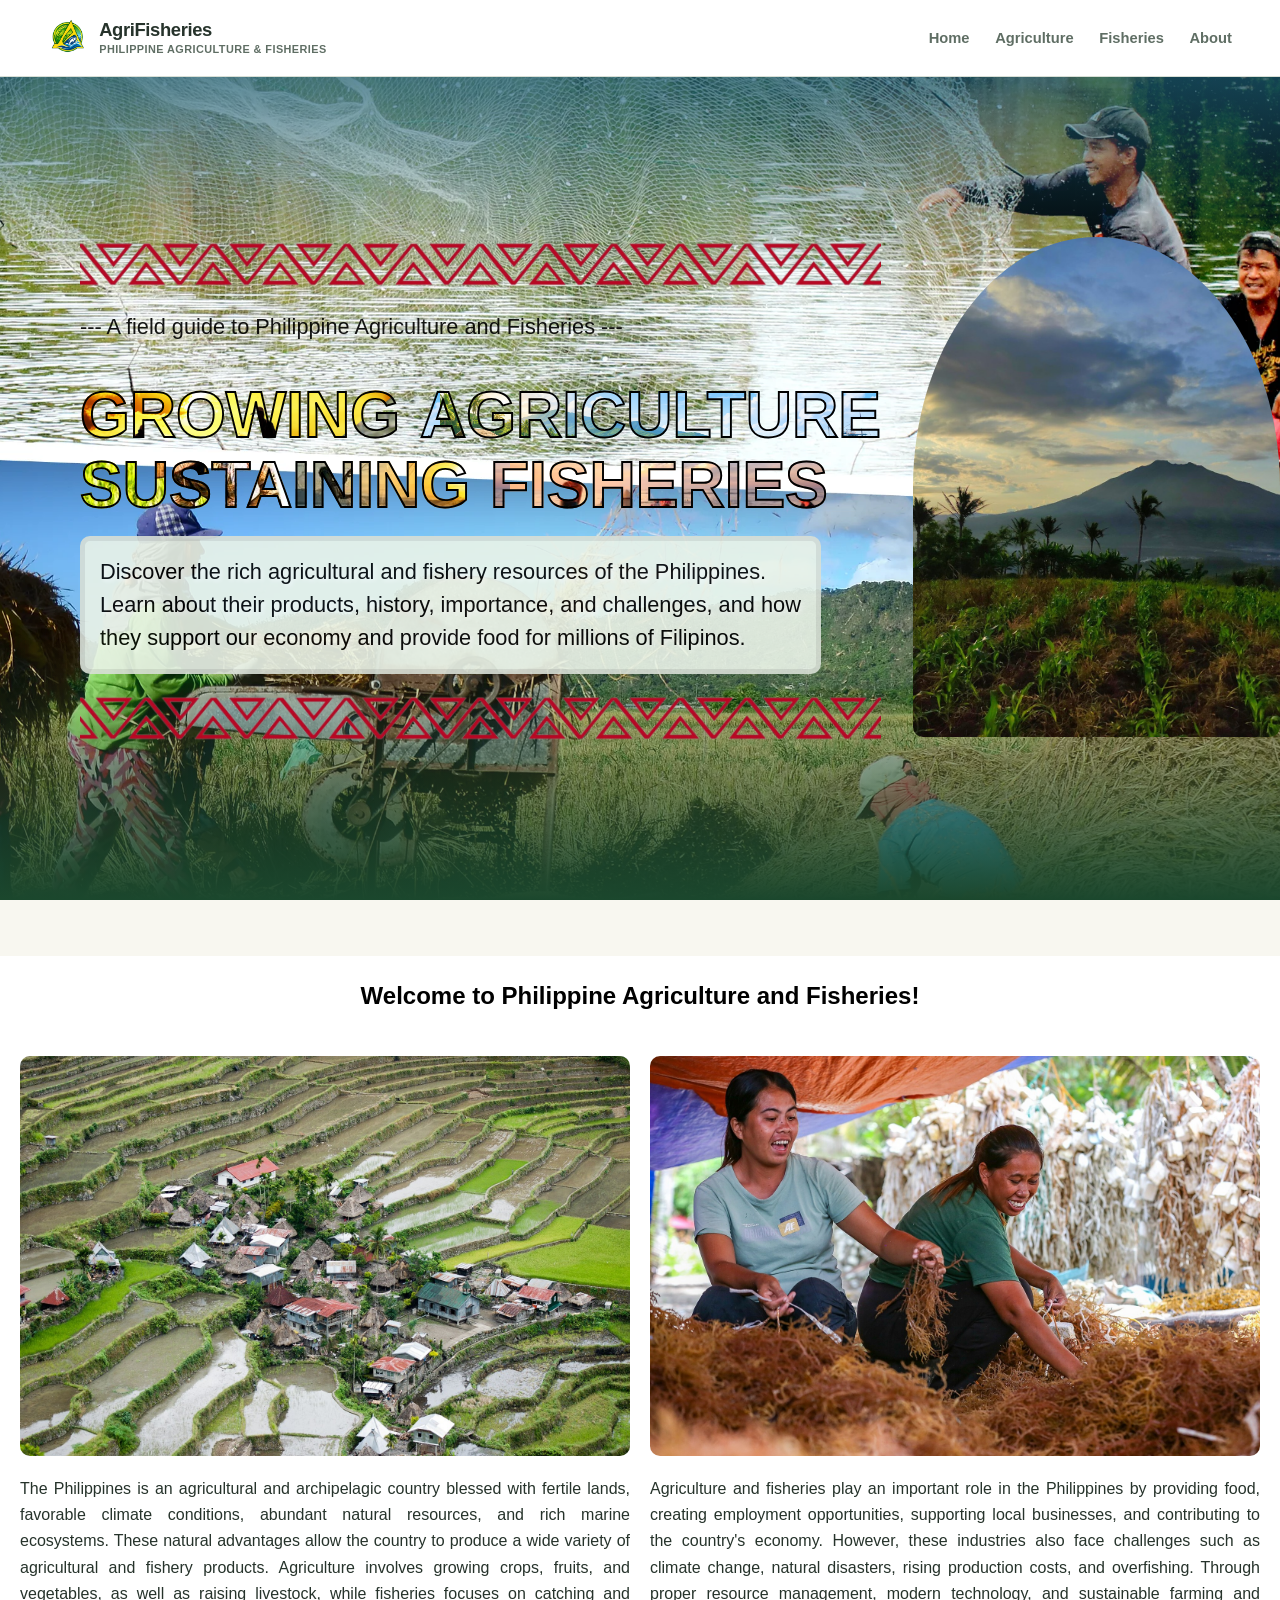
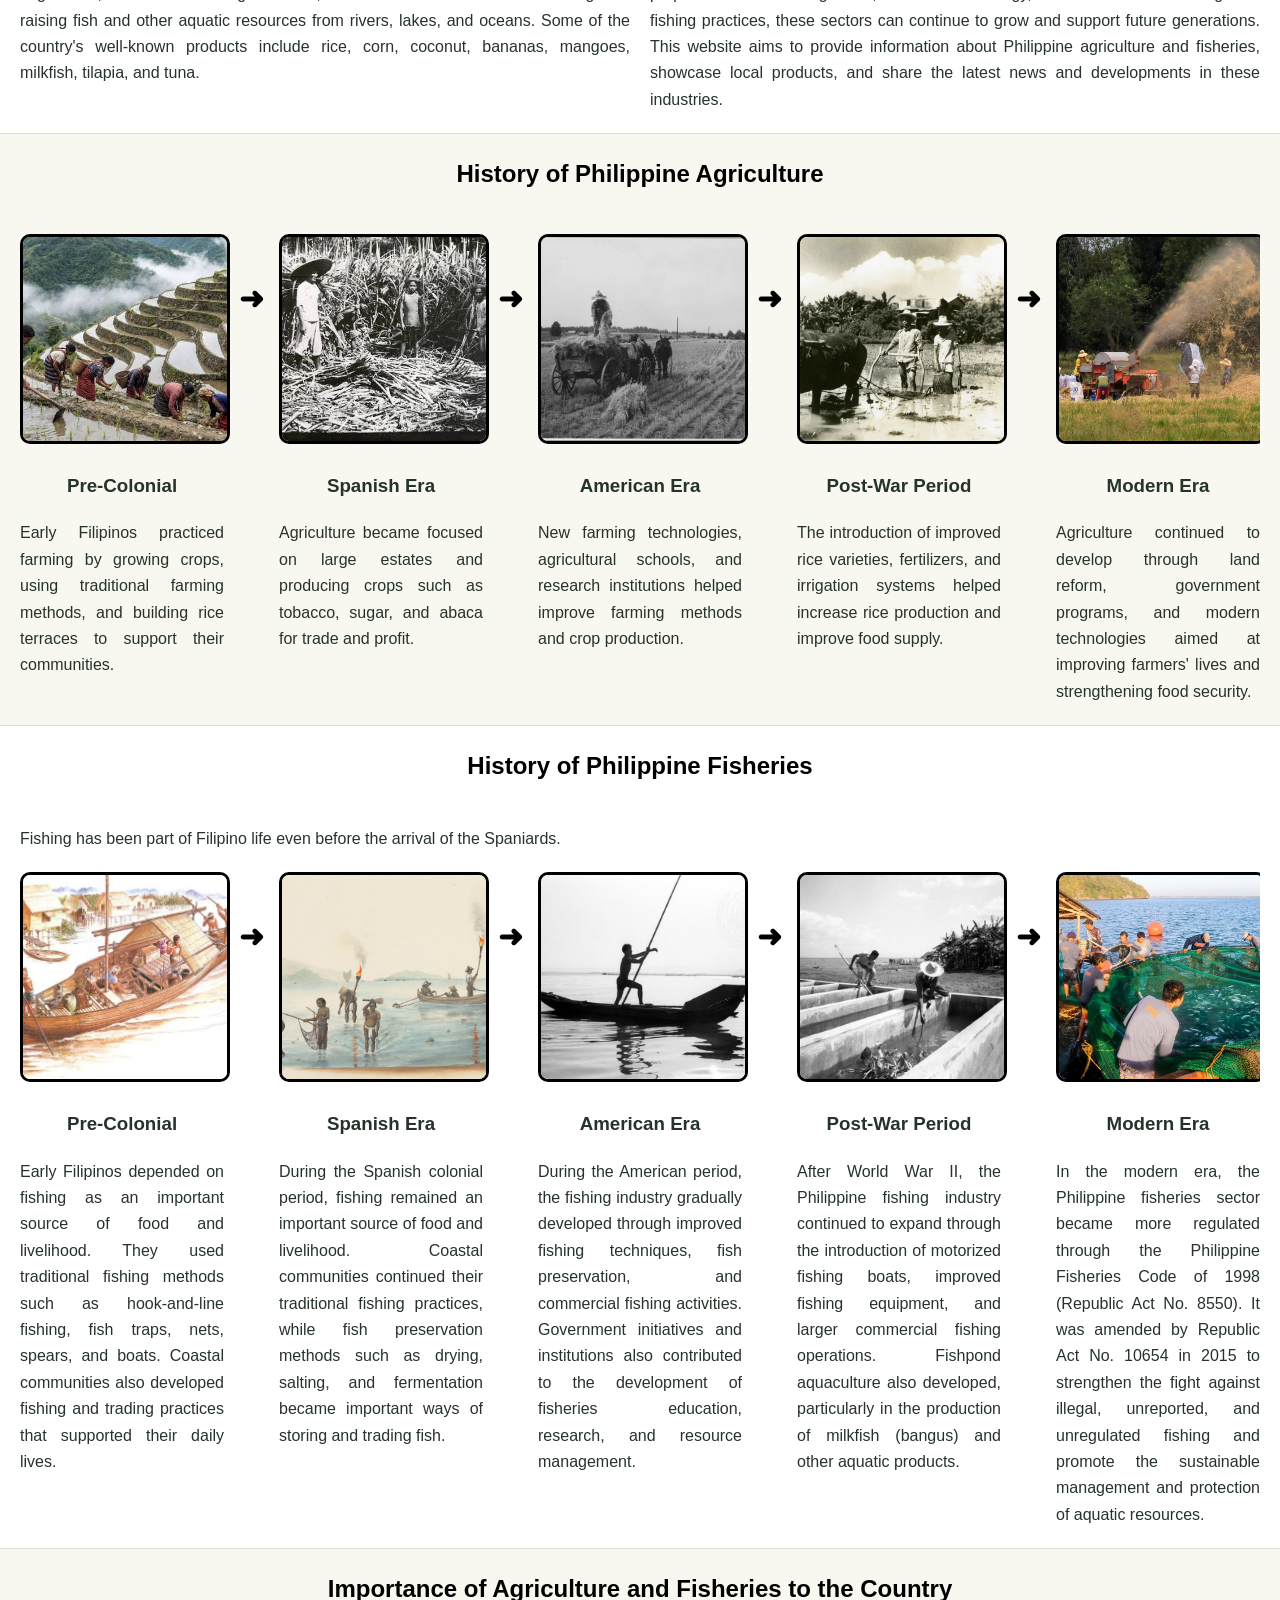
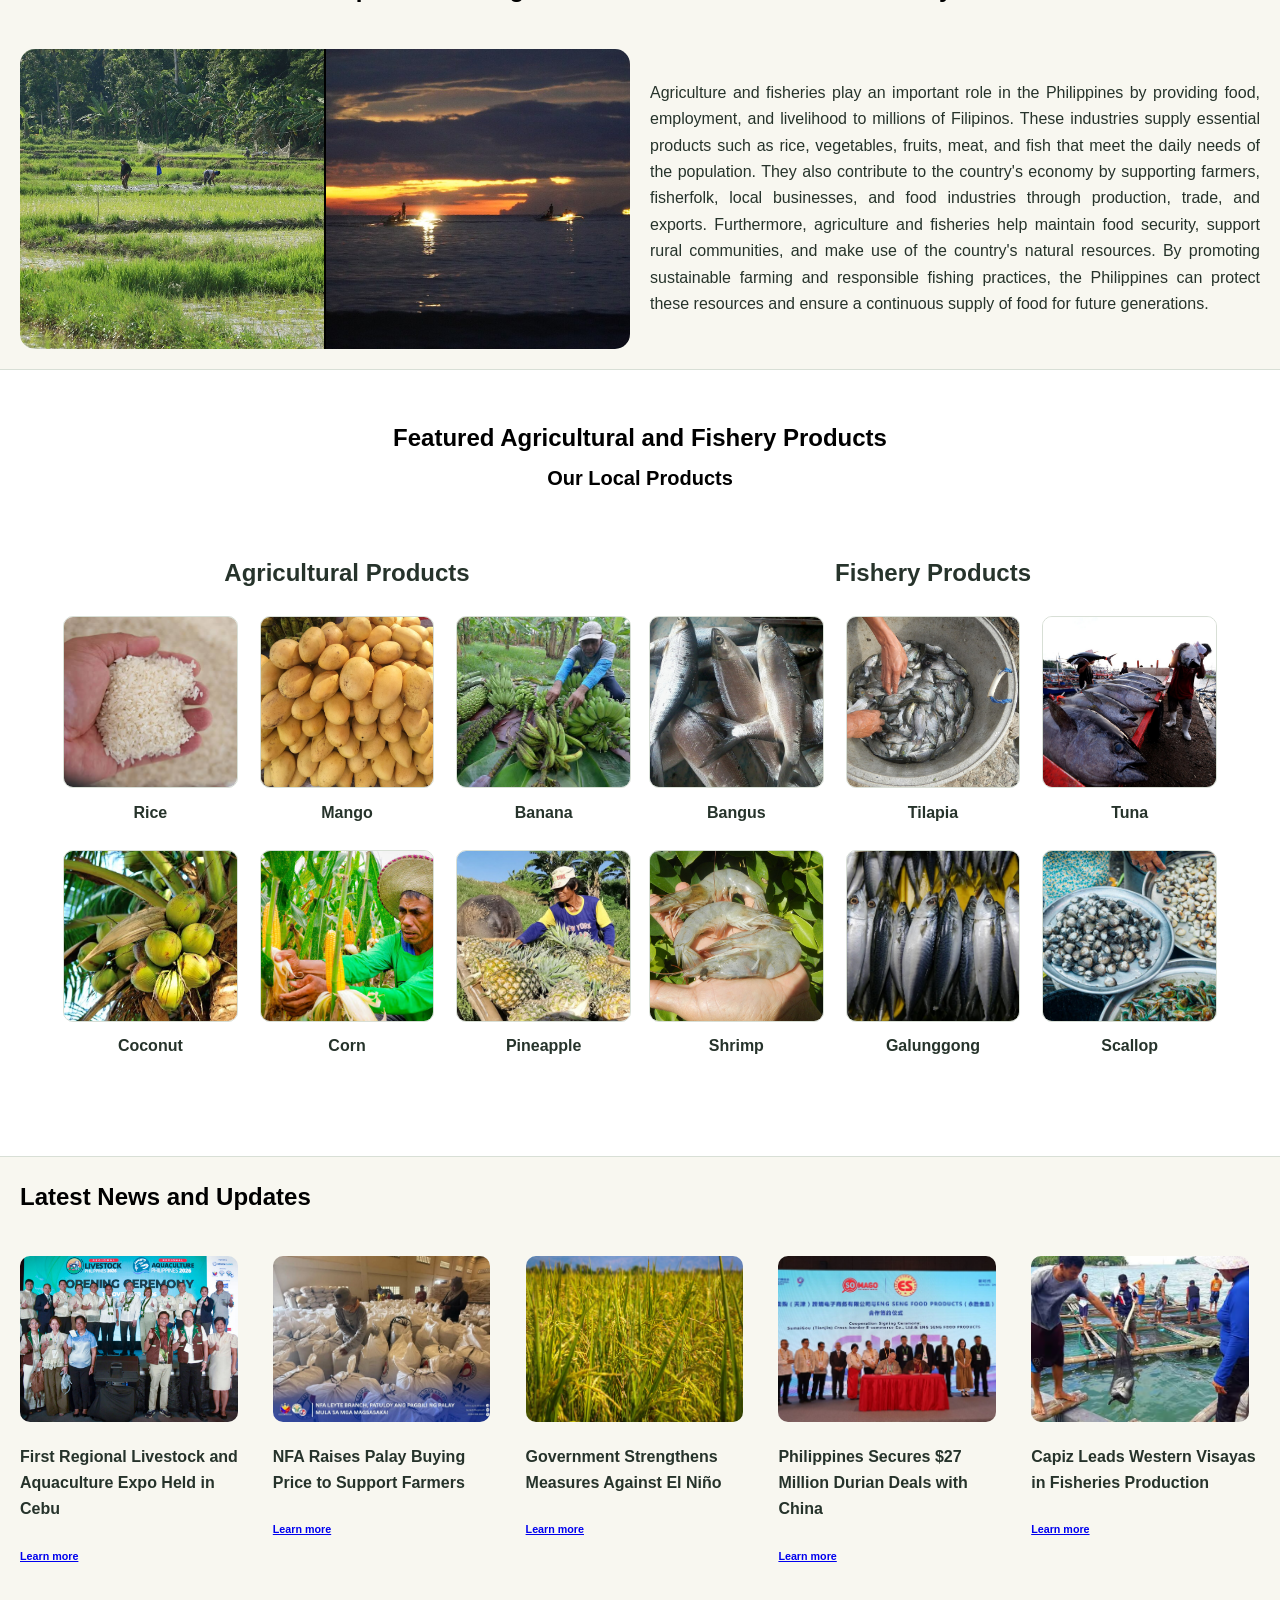
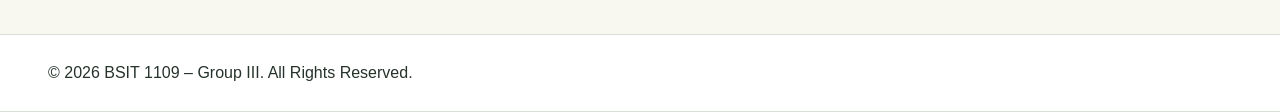
<file: index.html>
<!DOCTYPE html>
<html lang="en">
<head>
    <meta charset="UTF-8">
    <meta name="viewport" content="width=device-width, initial-scale=1.0">
    <title>Agriculture and Fisheries</title>
    <link rel="stylesheet" href="./public/style/style.css">
    <link rel="icon" href="./public/images/Logo.png" type="image/png">
</head>
<body>
    <header class="site-header">
        <div class="container">
            <a class="brand" href="index.html" aria-label="AgriFisheries home">
                <img class="brand-mark" src="./public/images/Logo.png" alt="" width="40" height="40">
                <span>
                  <span class="brand-name">AgriFisheries</span>
                  <span class="brand-subtitle">Philippine Agriculture & Fisheries</span>
                </span>
            </a>
            <nav class="site-nav" id="primary-navigation" aria-label="Primary navigation">
                <ul class="nav-list">
                    <li><a class="nav-link" href="index.html" aria-current="page">Home</a></li>
                    <li><a class="nav-link" href="agriculture.html">Agriculture</a></li>
                    <li><a class="nav-link" href="fisheries.html">Fisheries</a></li>
                    <li><a class="nav-link" href="about.html">About</a></li>
                </ul>
            </nav>
        </div>
    </header> 
    <main>
        <div class="title">
            <div class="top-border"></div>
            <p>--- A field guide to Philippine Agriculture and Fisheries ---</p>
            <h1 class="insidecontain">
                <div class="text-row">
                    <span class="inside first">
                        GROWING
                    </span>
                    <span class="inside second">
                        AGRICULTURE
                    </span>
                </div>
                <div class="text-row">
                    <span class="inside third">
                        SUSTAINING
                    </span>
                    <span class="inside fourth">
                        FISHERIES
                    </span>
                </div>
            </h1>
            <p class="titlebox">
                Discover the rich agricultural and fishery resources of the Philippines.<br>
                Learn about their products, history, importance, and challenges, and how<br>
                they support our economy and provide food for millions of Filipinos.<br>
            </p>
            <div class="top-border"></div>
        </div>
        <div class="title-image">
                <img src="./public/images/door.jpg" atl="door">
        </div>
    </main>
    <section class="split">
        <h1 class="intro">Welcome to Philippine Agriculture and Fisheries!</h1>
        <img src="./public/images/hillhouse.jpg" alt="Agriculture and Fisheries">
        <img src="./public/images/market.jpg" alt="Agriculture and Fisheries">
        <p>
            The Philippines is an agricultural and archipelagic country blessed with fertile lands, favorable climate conditions, abundant natural resources, and rich marine ecosystems. These natural advantages allow the country to produce a wide variety of agricultural and fishery products. Agriculture involves growing crops, fruits, and vegetables, as well as raising livestock, while fisheries focuses on catching and raising fish and other aquatic resources from rivers, lakes, and oceans. Some of the country's well-known products include rice, corn, coconut, bananas, mangoes, milkfish, tilapia, and tuna.
        </p>
        <p>
            Agriculture and fisheries play an important role in the Philippines by providing food, creating employment opportunities, supporting local businesses, and contributing to the country's economy. However, these industries also face challenges such as climate change, natural disasters, rising production costs, and overfishing. Through proper resource management, modern technology, and sustainable farming and fishing practices, these sectors can continue to grow and support future generations. This website aims to provide information about Philippine agriculture and fisheries, showcase local products, and share the latest news and developments in these industries.
        </p>
    </section>
    <section class="nosplit nowhite">
        <h1 class="intro">History of Philippine Agriculture</h1>
        <div class="history">
            <div class="context">
                <img src="./public/images/precolonial.jpeg" alt="Pre-Colonial">
                <h3>Pre-Colonial</h3>
                <p>Early Filipinos practiced farming by growing crops, using traditional farming methods, and building rice terraces to support their communities.</p>
            </div>
            <h1 class="arrow">➜</h1>
            <div class="context">
                <img src="./public/images/spanishEra.jpeg" alt="Spanish Era" >
                <h3>Spanish Era</h3>
                <p>Agriculture became focused on large estates and producing crops such as tobacco, sugar, and abaca for trade and profit.</p>
            </div>
            <h1 class="arrow">➜</h1>
            <div class="context">
                <img src="./public/images/americanEra.jpeg" alt="American Era">
                <h3>American Era</h3>
                <p>New farming technologies, agricultural schools, and research institutions helped improve farming methods and crop production.</p>
            </div>
            <h1 class="arrow">➜</h1>
            <div class="context">
                <img src="./public/images/postwar.jpg" alt="Post-War Period">
                <h3>Post-War Period</h3>
                <p>The introduction of improved rice varieties, fertilizers, and irrigation systems helped increase rice production and improve food supply.</p>
            </div>
            <h1 class="arrow">➜</h1>
            <div class="context">
                <img src="./public/images/modernEra.webp" alt="Modern Era">
                <h3>Modern Era</h3>
                <p>Agriculture continued to develop through land reform, government programs, and modern technologies aimed at improving farmers' lives and strengthening food security.</p>
            </div>
        </div>
    </section>
    <section class="nosplit white">
        <h1 class="intro">History of Philippine Fisheries</h1>
        <p>Fishing has been part of Filipino life even before the arrival of the Spaniards.</p>
        <div class="history">
            <div class="context">
                <img src="./public/images/precolonialfish.jpeg" alt="Pre-Colonial">
                <h3>Pre-Colonial</h3>
                <p>Early Filipinos depended on fishing as an important source of food and livelihood. They used traditional fishing methods such as hook-and-line fishing, fish traps, nets, spears, and boats. Coastal communities also developed fishing and trading practices that supported their daily lives.</p>
            </div>
            <h1 class="arrow">➜</h1>
            <div class="context">
                <img src="./public/images/spanisherafish.jpeg" alt="Spanish Era">
                <h3>Spanish Era</h3>
                <p>During the Spanish colonial period, fishing remained an important source of food and livelihood. Coastal communities continued their traditional fishing practices, while fish preservation methods such as drying, salting, and fermentation became important ways of storing and trading fish.</p>
            </div>
            <h1 class="arrow">➜</h1>
            <div class="context">
                <img src="./public/images/americanErafish.jpeg" alt="American Era">
                <h3>American Era</h3>
                <p>During the American period, the fishing industry gradually developed through improved fishing techniques, fish preservation, and commercial fishing activities. Government initiatives and institutions also contributed to the development of fisheries education, research, and resource management.</p>
            </div>
            <h1 class="arrow">➜</h1>
            <div class="context">
                <img src="./public/images/postwarfish.jpeg" alt="Post-War Period">
                <h3>Post-War Period</h3>
                <p>After World War II, the Philippine fishing industry continued to expand through the introduction of motorized fishing boats, improved fishing equipment, and larger commercial fishing operations. Fishpond aquaculture also developed, particularly in the production of milkfish (bangus) and other aquatic products.</p>
            </div>
            <h1 class="arrow">➜</h1>
            <div class="context">
                <img src="./public/images/modernErafish.jpeg" alt="Modern Era">
                <h3>Modern Era</h3>
                <p>In the modern era, the Philippine fisheries sector became more regulated through the Philippine Fisheries Code of 1998 (Republic Act No. 8550). It was amended by Republic Act No. 10654 in 2015 to strengthen the fight against illegal, unreported, and unregulated fishing and promote the sustainable management and protection of aquatic resources.</p>
            </div>
        </div>
    </section>
    <section class="nowhite split">
        <h1 class="intro">Importance of Agriculture and Fisheries to the Country</h1>
        <div class="hid2">
            <div class="merge">
                <img src="./public/images/rice.jpg" alt="Agriculture">
                <div class="divider"></div>
                <img src="./public/images/fishermen.jpg" alt="Fisheries">
            </div>
            <img src="./public/images/inside2.jpg" alt="Fisheries" class="hiddengap">
        </div>
        <p>
            Agriculture and fisheries play an important role in the Philippines by providing food, employment, and livelihood to millions of Filipinos. These industries supply essential products such as rice, vegetables, fruits, meat, and fish that meet the daily needs of the population. They also contribute to the country's economy by supporting farmers, fisherfolk, local businesses, and food industries through production, trade, and exports. Furthermore, agriculture and fisheries help maintain food security, support rural communities, and make use of the country's natural resources. By promoting sustainable farming and responsible fishing practices, the Philippines can protect these resources and ensure a continuous supply of food for future generations.
        </p>
    </section>
    <section class="white Product split">
        <h1 class="intro">Featured Agricultural and Fishery Products<br><small>Our Local Products</small></h1>
        <div class="agriproduct">
            <h2>Agricultural Products</h2>
            <div class="productcontain">
                <div class="productcard">
                    <img src="./public/images/ricegrain.jpeg" alt="Rice">
                    <h4>Rice</h4>
                </div>
                <div class="productcard">
                    <img src="./public/images/mango.jpg" alt="Mango">
                    <h4>Mango</h4>
                </div>
                <div class="productcard">
                    <img src="./public/images/banana.avif" alt="Banana">
                    <h4>Banana</h4>
                </div>
                <div class="productcard">
                    <img src="./public/images/coconut.jpeg" alt="Coconut">
                    <h4>Coconut</h4>
                </div>
                <div class="productcard">
                    <img src="./public/images/corn.jpeg" alt="Corn">
                    <h4>Corn</h4>
                </div>
                <div class="productcard">
                    <img src="./public/images/pineapple.jpg" alt="Pineapple">
                    <h4>Pineapple</h4>
                </div>
            </div>
        </div>
        <div class="agriproduct">
            <h2>Fishery Products</h2>
            <div class="productcontain">
                <div class="productcard">
                    <img src="./public/images/bangus.jpg" alt="Bangus">
                    <h4>Bangus</h4>
                </div>
                <div class="productcard">
                    <img src="./public/images/tilapia.jpg" alt="Tilapia">
                    <h4>Tilapia</h4>
                </div>
                <div class="productcard">
                    <img src="./public/images/tuna.jpg" alt="Tuna">
                    <h4>Tuna</h4>
                </div>
                <div class="productcard">
                    <img src="./public/images/shrimp.jpg" alt="Shrimp">
                    <h4>Shrimp</h4>
                </div>
                <div class="productcard">
                    <img src="./public/images/galunggong.jpeg" alt="Galunggong">
                    <h4>Galunggong</h4>
                </div>
                <div class="productcard">
                    <img src="./public/images/scallop.jpg" alt="Scallop">
                    <h4>Scallop</h4>
                </div>
            </div>
        </div>
    </section>
    <section class="nowhite nosplit">
        <h1>Latest News and Updates</h1>
        <div class="Newscontain">
            <div class="News">
                <img src="./public/images/new1.jpg" alt="News1" class="productcard">
                <h4>First Regional Livestock and Aquaculture Expo Held in Cebu</h4>
                <a href="https://www.da.gov.ph/first-regional-livestock-and-aquaculture-philippines-expo-goes-to-cebu/?utm_source=chatgpt.com">
                <h6>Learn more</h6>
                </a>
            </div>
            <div class="News">
                <img src="./public/images/new2.jpg" alt="News2" class="productcard">
                <h4>NFA Raises Palay Buying Price to Support Farmers</h4>
                <a href="https://www.da.gov.ph/nfa-raises-palay-buying-price-doubles-farmers-sales-limit/?utm_source=chatgpt.com">
                <h6>Learn more</h6>
                </a>
            </div>
            <div class="News">
                <img src="./public/images/new3.jpg" alt="News3" class="productcard">
                <h4>Government Strengthens Measures Against El Niño</h4>
                <a href="https://www.da.gov.ph/da-strengthens-rice-production-safeguards-ahead-of-intensifying-el-nino/?utm_source=chatgpt.com">
                <h6>Learn more</h6>
                </a>
            </div>
            <div class="News">
                <img src="./public/images/new4.jpg" alt="News4" class="productcard">
                <h4>Philippines Secures $27 Million Durian Deals with China</h4>
                <a href="https://www.da.gov.ph/philippines-seals-usd27m-durian-deals-with-chinese-buyer/?utm_source=chatgpt.com">
                <h6>Learn more</h6>
                </a>
            </div>
            <div class="News">
                <img src="./public/images/news5.avif" alt="News5" class="productcard">
                <h4>Capiz Leads Western Visayas in Fisheries Production</h4>
                <a href="https://tribune.net.ph/2026/11/14/capiz-tops-western-visayas-fisheries-output?utm_source=chatgpt.com">
                <h6>Learn more</h6>
                </a>
            </div>
        </div>
    </section>
    <footer class="site-footer">
        <div class="container">
            <nav class="site-nav" id="primary-navigation" aria-label="Primary navigation">
                <span>
                    © 2026 BSIT 1109 – Group III. All Rights Reserved.
                </span>
            </nav>
        </div>
    </footer>
</body>
</html>
</file>
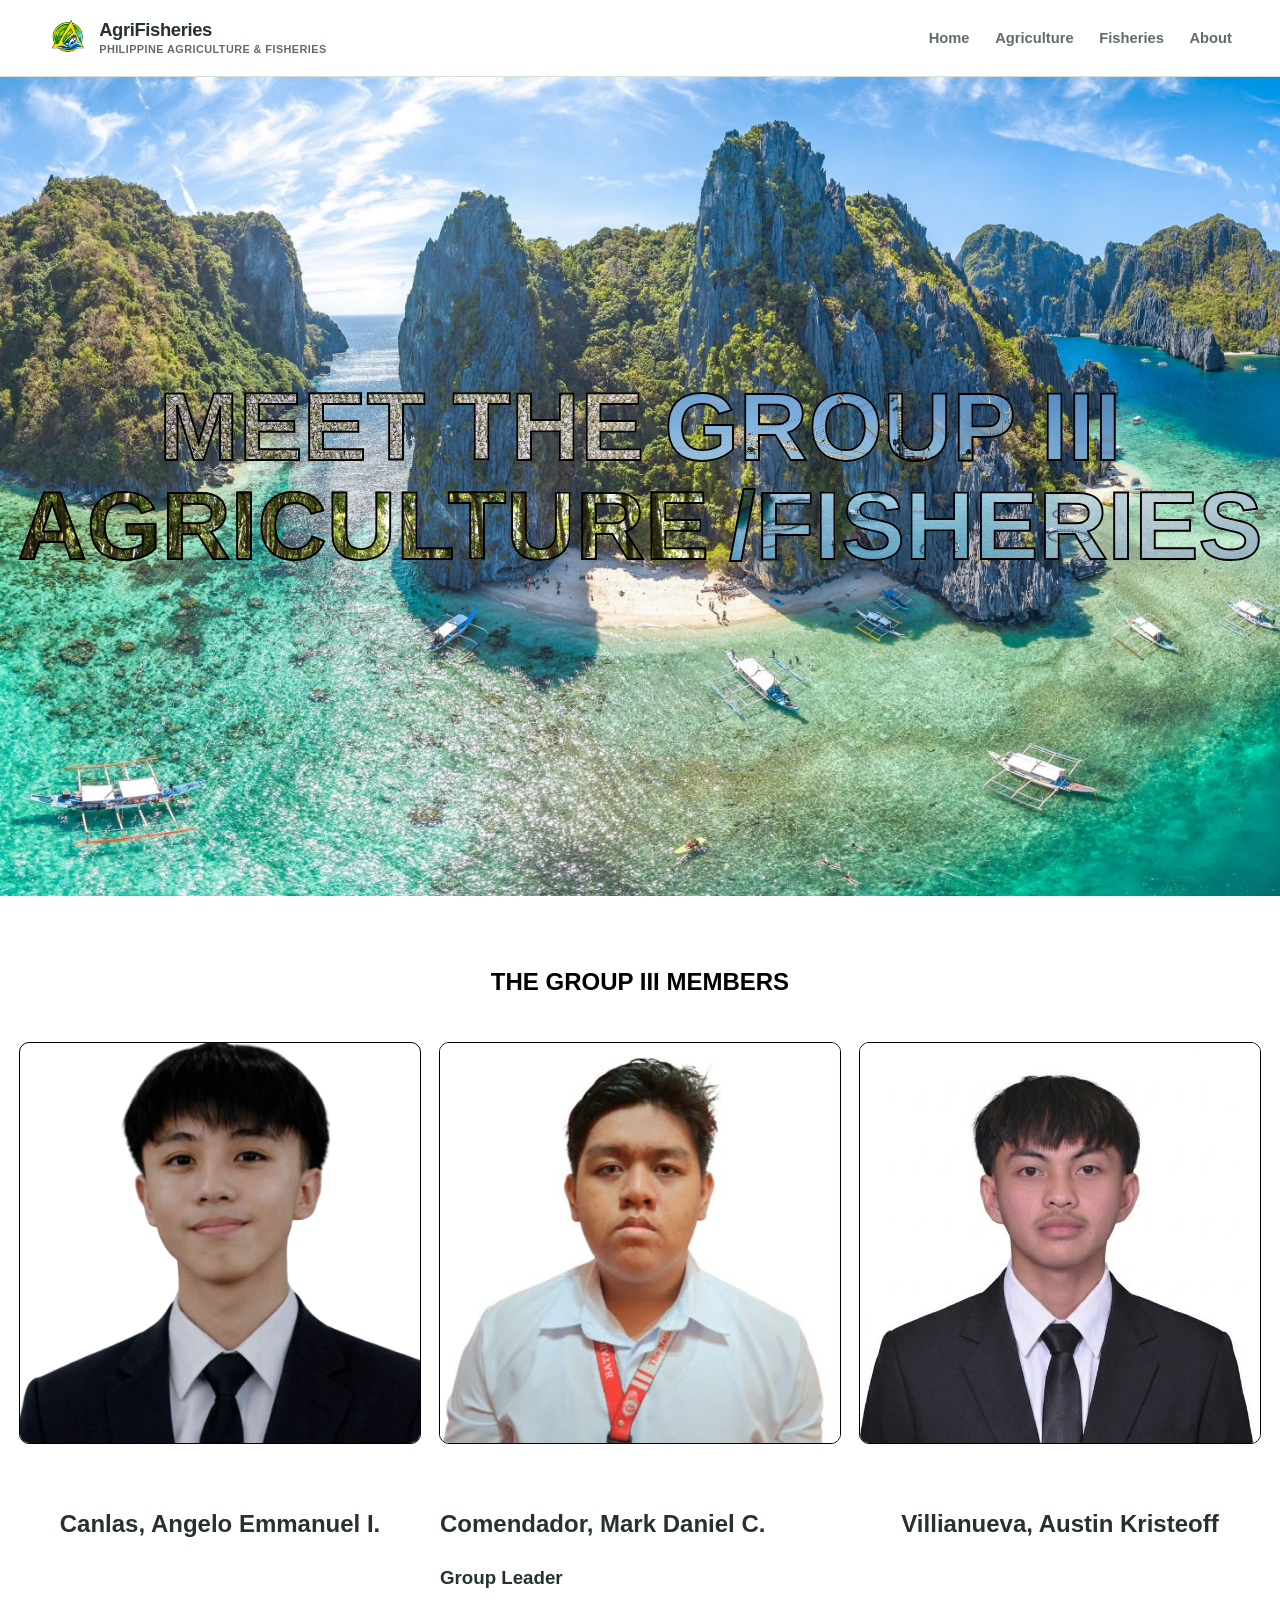
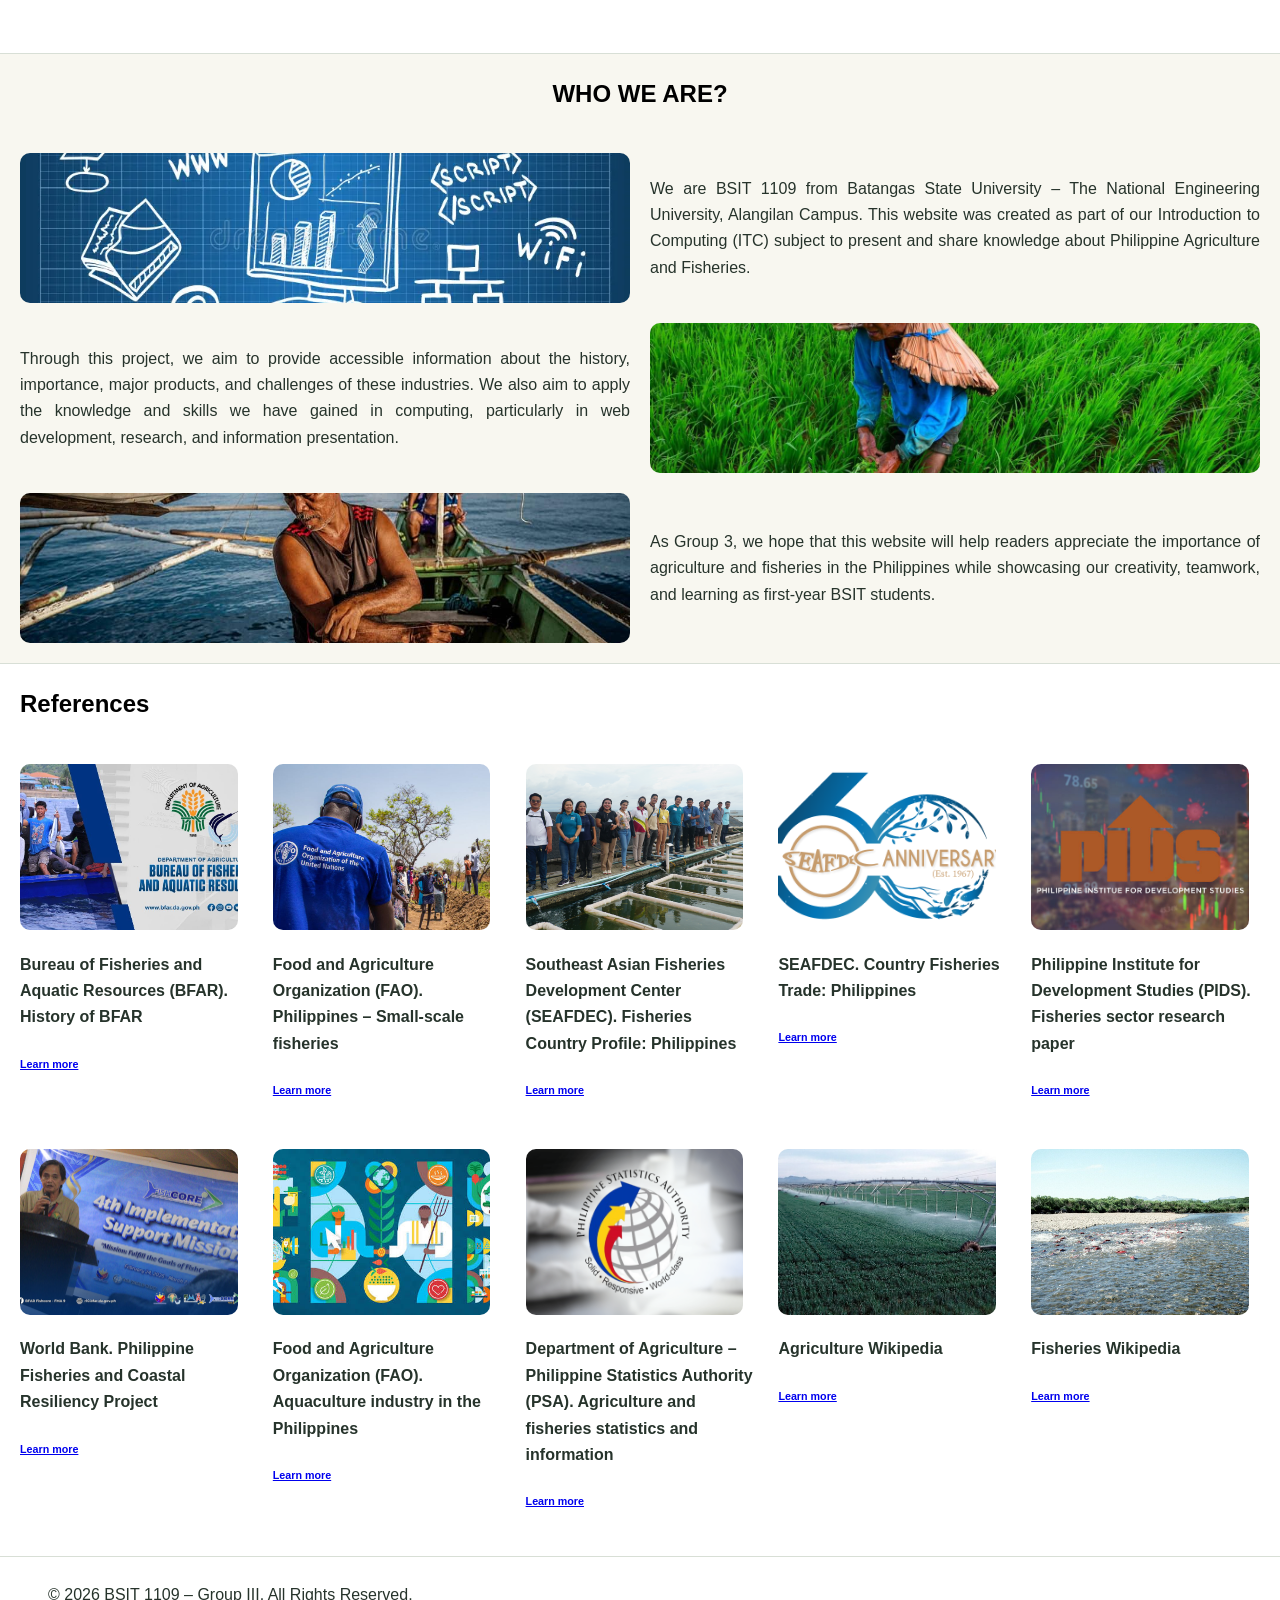
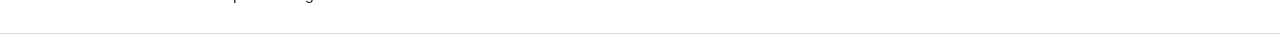
<file: about.html>
<!DOCTYPE html>
<html lang="en">
<head>
    <meta charset="UTF-8">
    <meta name="viewport" content="width=device-width, initial-scale=1.0">
    <title>Agriculture and Fisheries</title>
    <link rel="stylesheet" href="./public/style/style.css">
    <link rel="stylesheet" href="./public/style/about.css">
    <link rel="icon" href="./public/images/Logo.png" type="image/png">
</head>
<body>
    <header class="site-header">
        <div class="container">
            <a class="brand" href="./public/images/secret.html" aria-label="AgriFisheries home">
                <img class="brand-mark" src="./public/images/Logo.png" alt="" width="40" height="40">
                <span>
                  <span class="brand-name">AgriFisheries</span>
                  <span class="brand-subtitle">Philippine Agriculture & Fisheries</span>
                </span>
            </a>
            <nav class="site-nav" id="primary-navigation" aria-label="Primary navigation">
                <ul class="nav-list">
                    <li><a class="nav-link" href="index.html" aria-current="page">Home</a></li>
                    <li><a class="nav-link" href="agriculture.html">Agriculture</a></li>
                    <li><a class="nav-link" href="fisheries.html">Fisheries</a></li>
                    <li><a class="nav-link" href="about.html">About</a></li>
                </ul>
            </nav>
        </div>
    </header> 
    <main>
        <h1 class="insidecontain center">
            <div class="text-row">
                <span class="inside first">
                    MEET THE
                </span>
                <span class="inside second">
                    GROUP III
                </span>
            </div>
            <div class="text-row">
                <span class="inside third">
                    AGRICULTURE
                </span>
                <span class="inside fourth">
                    /FISHERIES
                </span>
            </div>
        </h1>
    </main>
    <section class="nosplit">
        <br>
        <h1 class="intro">THE GROUP III MEMBERS</h1>
        <div class="ourphoto">
            <img src="./public/images/gelo.png" alt="Canlas, Angelo Emmanuel I.">
            <img src="./public/images/mark.jpg" alt="Comendador, Mark Daniel C.">
            <img src="./public/images/austin.jpg" alt="Villianueva, Austin Kristeoff">
        </div>
        <div class="ourphoto">
            <h2>Canlas, Angelo Emmanuel I.</h2>
            <div class="center">
                <h2>Comendador, Mark Daniel C.</h2>
                <h3>Group Leader</h3>
            </div>    
            <h2>Villianueva, Austin Kristeoff</h2>
        </div>
    </section>
    <section class="nowhite split">
        <h1 class="intro">WHO WE ARE?</h1>
        <img src="./public/images/aboutUs1st.webp" alt="We are BSIT 1109" class="thin">
        <p>
            We are BSIT 1109 from Batangas State University – The National Engineering University, Alangilan Campus. This website was created as part of our Introduction to Computing (ITC) subject to present and share knowledge about Philippine Agriculture and Fisheries.
        </p>
        <p>
            Through this project, we aim to provide accessible information about the history, importance, major products, and challenges of these industries. We also aim to apply the knowledge and skills we have gained in computing, particularly in web development, research, and information presentation.
        </p>
        <img src="./public/images/aboutUs2nd.jpeg" alt="Agriculture" class="thin">
        <img src="./public/images/aboutUs3rd.jpeg" alt="Fisheries" class="thin">
        <p>
            As Group 3, we hope that this website will help readers appreciate the importance of agriculture and fisheries in the Philippines while showcasing our creativity, teamwork, and learning as first-year BSIT students.
        </p>
    </section>
    <section class="white nosplit">
        <h1>References</h1>
        <div class="Newscontain">
            <div class="News">
                <img src="./public/images/BFAR.jpg" alt="News1" class="productcard">
                <h4>Bureau of Fisheries and Aquatic Resources (BFAR). History of BFAR</h4>
                <a href="https://www.bfar.da.gov.ph/about-us/history/">
                <h6>Learn more</h6>
                </a>
            </div>
            <div class="News">
                <img src="./public/images/FAO.jpg" alt="News2" class="productcard">
                <h4>Food and Agriculture Organization (FAO). Philippines – Small-scale fisheries</h4>
                <a href="https://www.fao.org/voluntary-guidelines-small-scale-fisheries/in-action/where-we-work/philippines/">
                <h6>Learn more</h6>
                </a>
            </div>
            <div class="News">
                <img src="./public/images/SEAFDEC.png" alt="News3" class="productcard">
                <h4>Southeast Asian Fisheries Development Center (SEAFDEC). Fisheries Country Profile: Philippines</h4>
                <a href="https://www.seafdec.org/fisheries-country-profile-philippines/">
                <h6>Learn more</h6>
                </a>
            </div>
            <div class="News">
                <img src="./public/images/SEAFDEC2.png" alt="News4" class="productcard">
                <h4>SEAFDEC. Country Fisheries Trade: Philippines</h4>
                <a href="https://www.seafdec.org/country-fisheries-trade-philippines/">
                <h6>Learn more</h6>
                </a>
            </div>
            <div class="News">
                <img src="./public/images/PIDS.jpg" alt="News5" class="productcard">
                <h4>Philippine Institute for Development Studies (PIDS). Fisheries sector research paper</h4>
                <a href="https://pidswebs.pids.gov.ph/CDN/PUBLICATIONS/pidsdps1407.pdf">
                <h6>Learn more</h6>
                </a>
            </div>
            <div class="News">
                <img src="./public/images/Worldbank.jpeg" alt="News5" class="productcard">
                <h4>World Bank. Philippine Fisheries and Coastal Resiliency Project</h4>
                <a href="https://documents1.worldbank.org/curated/en/099051023165037940/pdf/BOSIB028a0c8a70c908b570ed2aadfbedc8.pdf">
                <h6>Learn more</h6>
                </a>
            </div>
            <div class="News">
                <img src="./public/images/FAO2.jpeg" alt="News5" class="productcard">
                <h4>Food and Agriculture Organization (FAO). Aquaculture industry in the Philippines</h4>
                <a href="https://www.fao.org/4/W6937E/W6937e10.htm">
                <h6>Learn more</h6>
                </a>
            </div>
            <div class="News">
                <img src="./public/images/PSA.webp" alt="News5" class="productcard">
                <h4>Department of Agriculture – Philippine Statistics Authority (PSA). Agriculture and fisheries statistics and information</h4>
                <a href="https://psa.gov.ph/">
                <h6>Learn more</h6>
                </a>
            </div>
            <div class="News">
                <img src="./public/images/agriwiki.JPG" alt="News5" class="productcard">
                <h4>Agriculture Wikipedia</h4>
                <a href="https://en.wikipedia.org/wiki/Agriculture">
                <h6>Learn more</h6>
                </a>
            </div>
            <div class="News">
                <img src="./public/images/fishwiki.jpg" alt="News5" class="productcard">
                <h4>Fisheries Wikipedia</h4>
                <a href="https://en.wikipedia.org/wiki/Fishery">
                <h6>Learn more</h6>
                </a>
            </div>
        </div>
    </section>
    <footer class="site-footer">
        <div class="container">
            <nav class="site-nav" id="primary-navigation" aria-label="Primary navigation">
                <span>
                    © 2026 BSIT 1109 – Group III. All Rights Reserved.
                </span>
            </nav>
        </div>
    </footer>
</body>
</html>
</file>
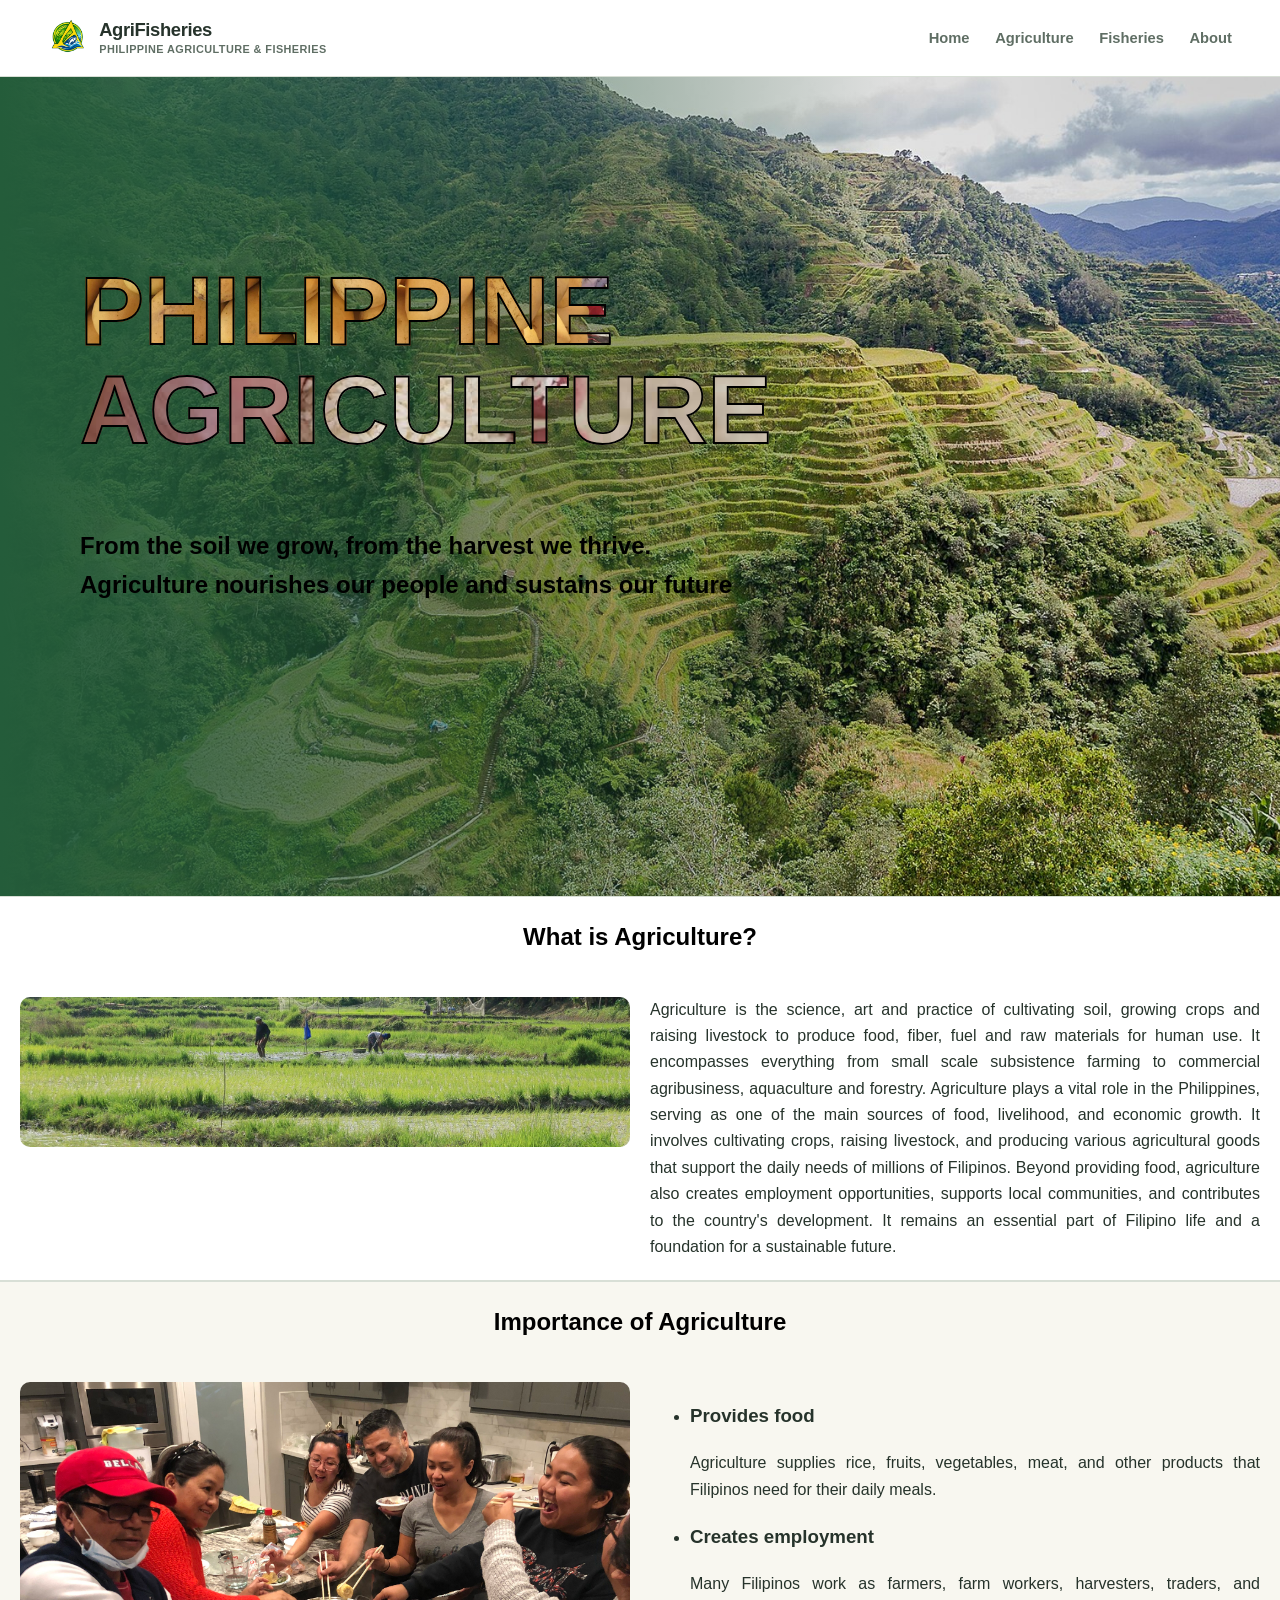
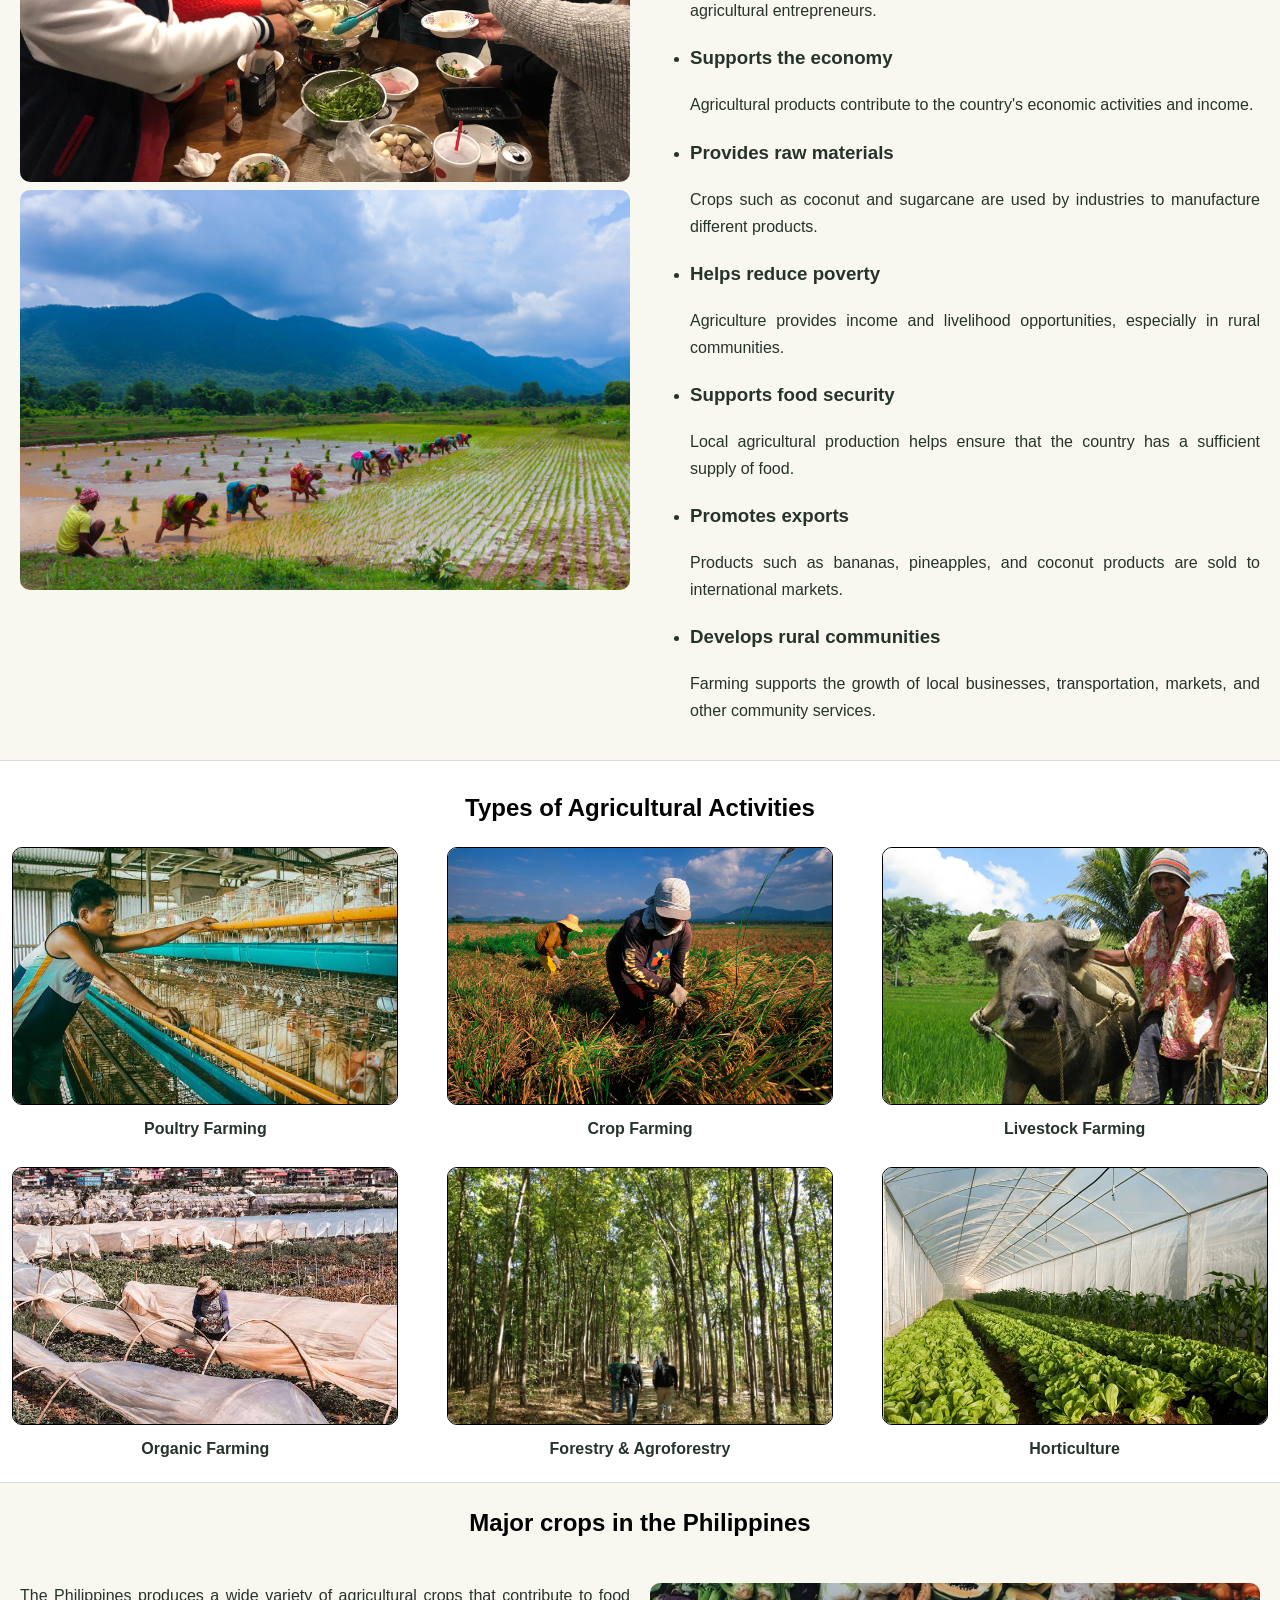
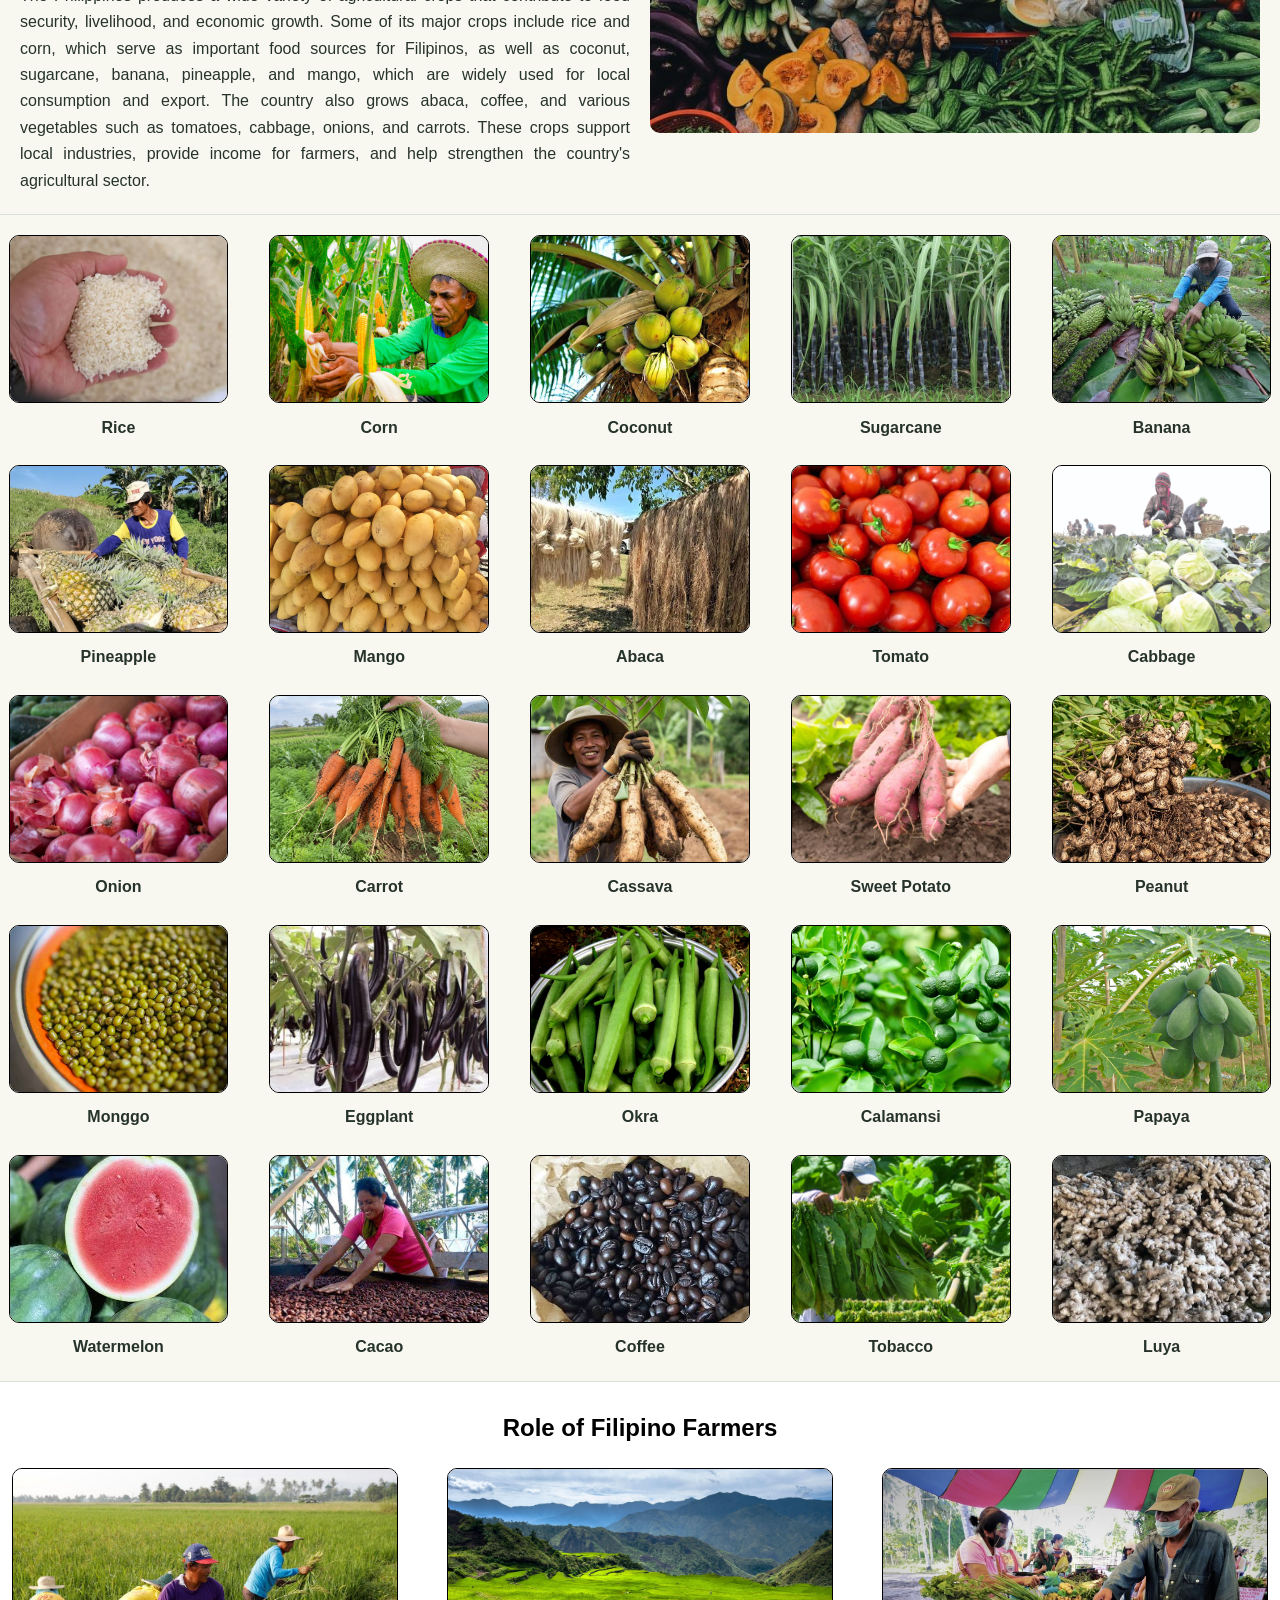
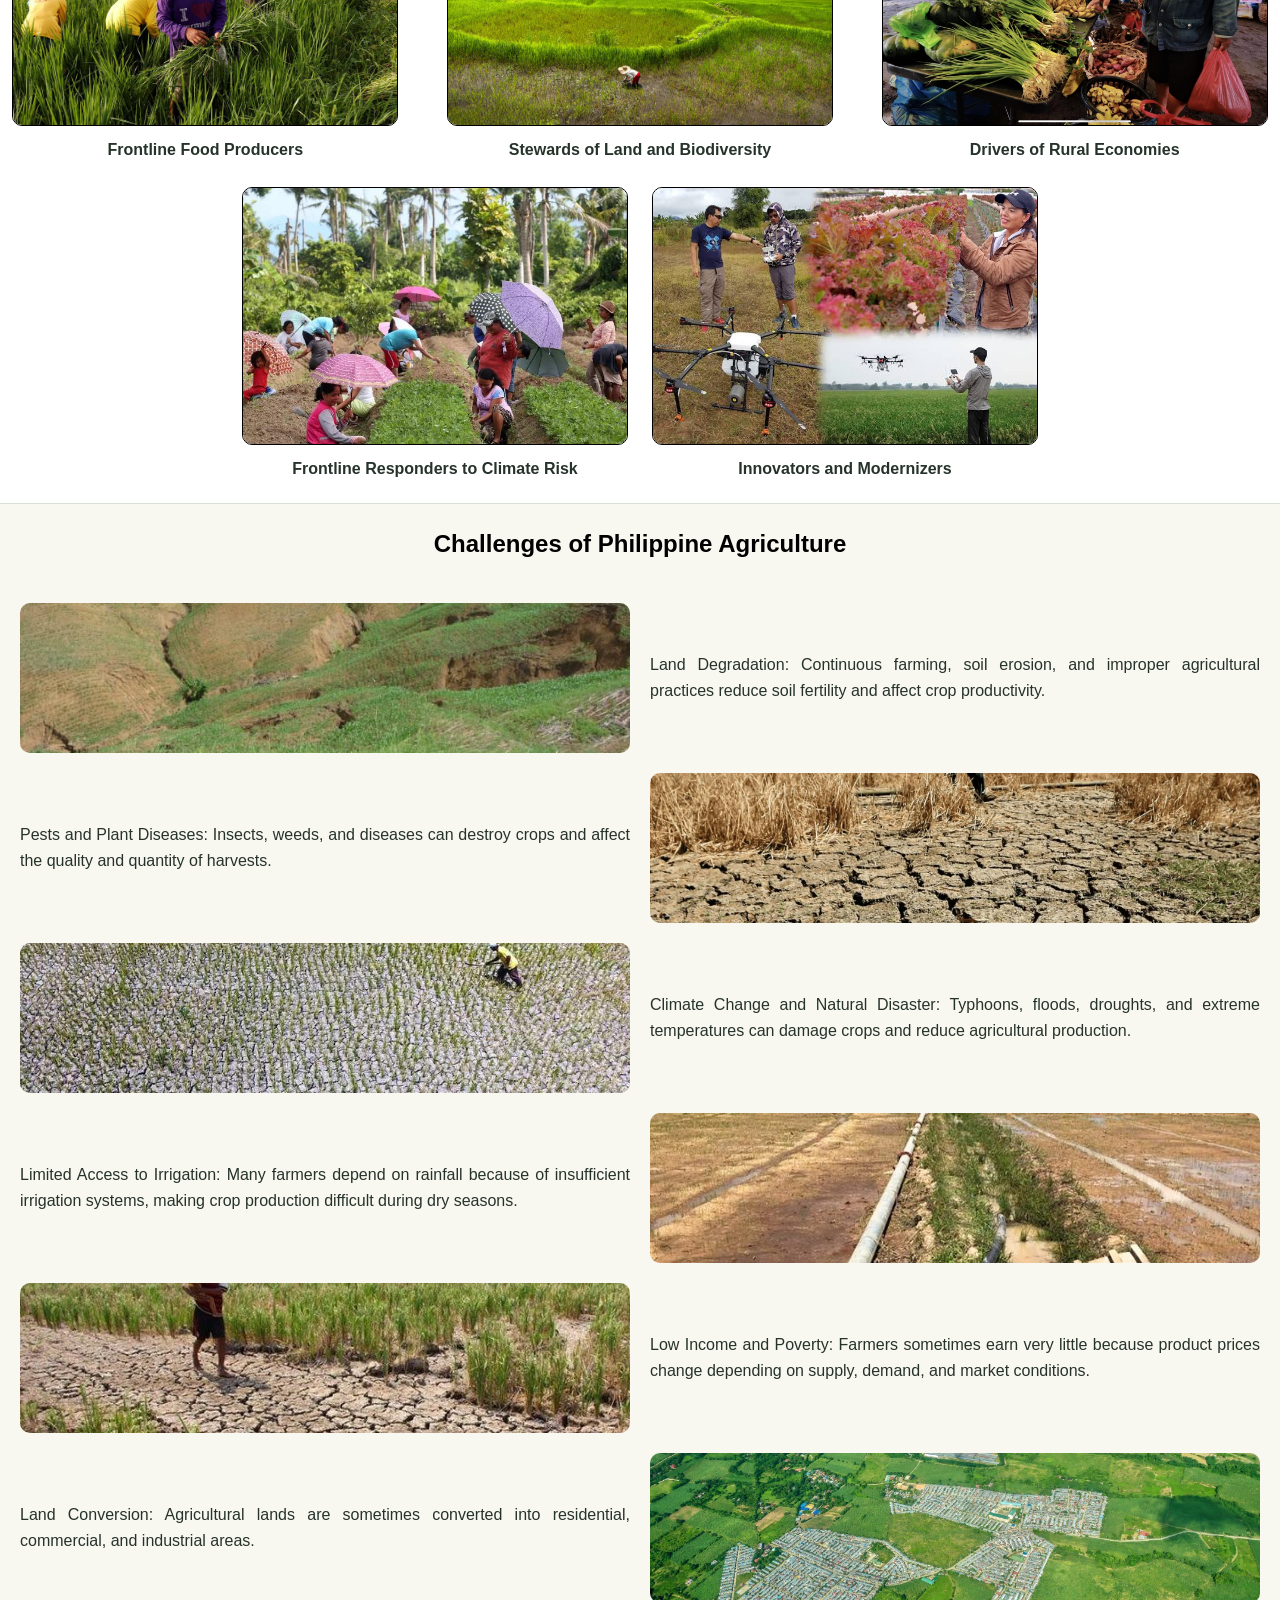
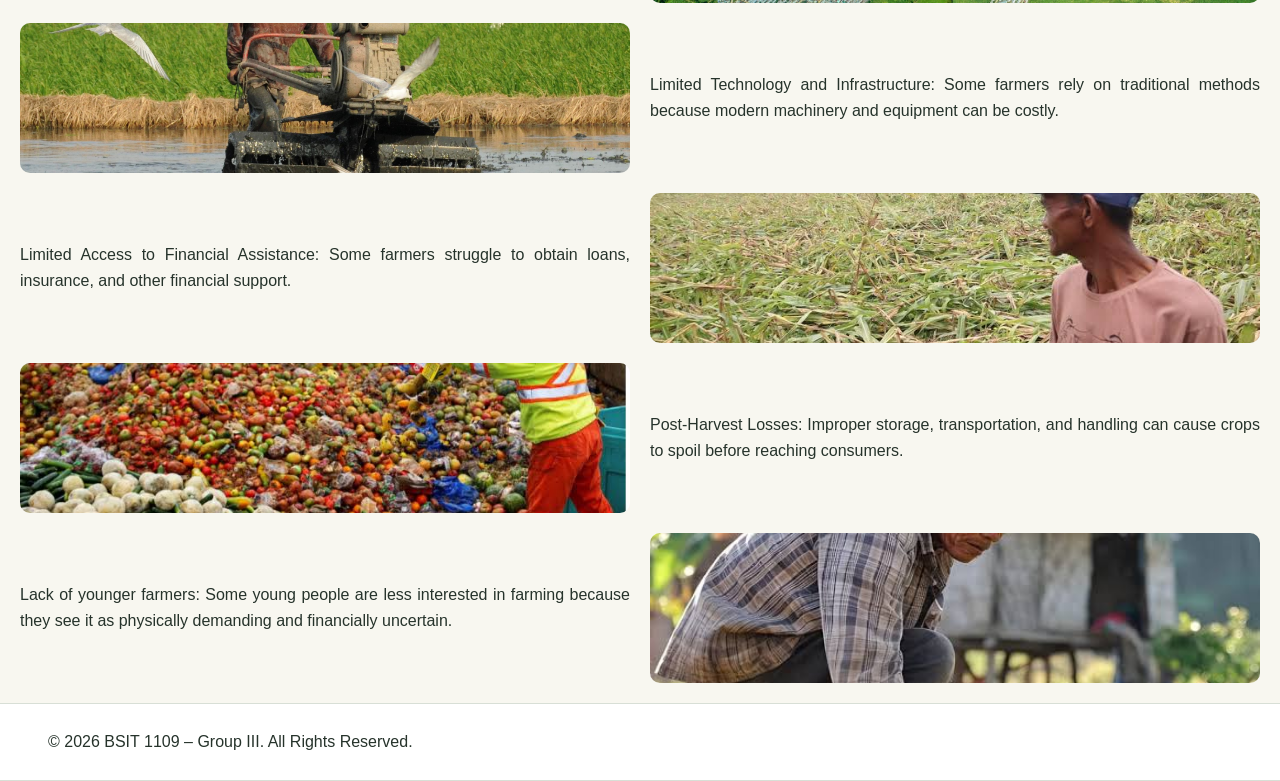
<file: agriculture.html>
<!DOCTYPE html>
<html lang="en">
<head>
    <meta charset="UTF-8">
    <meta name="viewport" content="width=device-width, initial-scale=1.0">
    <title>Agriculture and Fisheries</title>
    <link rel="stylesheet" href="./public/style/agri.css">
    <link rel="icon" href="./public/images/Logo.png" type="image/png">
</head>
<body>
    <header class="site-header">
        <div class="container">
            <a class="brand" href="index.html" aria-label="AgriKultura home">
                <img class="brand-mark" src="./public/images/Logo.png" alt="" width="40" height="40">
                <span>
                  <span class="brand-name">AgriFisheries</span>
                  <span class="brand-subtitle">Philippine Agriculture & Fisheries</span>
                </span>
            </a>
            <nav class="site-nav" id="primary-navigation" aria-label="Primary navigation">
                <ul class="nav-list">
                    <li><a class="nav-link" href="index.html" aria-current="page">Home</a></li>
                    <li><a class="nav-link" href="agriculture.html">Agriculture</a></li>
                    <li><a class="nav-link" href="fisheries.html">Fisheries</a></li>
                    <li><a class="nav-link" href="about.html">About</a></li>
                </ul>
            </nav>
        </div>
    </header>
    <main class="title">
        <h1 class="insidecontain">
            <div class="text-row">
                <span class="inside first">
                    PHILIPPINE
                </span>
            </div>
            <div class="text-row">
                <span class="inside second">
                    AGRICULTURE
                </span>
            </div>
        </h1>
        <h2><strong>From the soil we grow, from the harvest we thrive.<br>Agriculture nourishes our people and sustains our future</strong></h2>
    </main>
    <section class="split">
        <h1 class="intro">What is Agriculture?</h1>
        <div class="hid2 hid3">
            <img src="./public/images/rice.jpg" alt="Agriculture" class="thin">
            <img src="./public/images/sugarcane.jpg" alt="Vital role" class="thin">
            <img src="./public/images/rural.jpeg" alt="Vital role" class="thin hiddengap">
        </div>
        <p>
            Agriculture is the science, art and practice of cultivating soil, growing crops and raising livestock to produce food, fiber, fuel and raw materials for human use. It encompasses everything from small scale subsistence farming to commercial agribusiness, aquaculture and forestry. Agriculture plays a vital role in the Philippines, serving as one of the main sources of food, livelihood, and economic growth. It involves cultivating crops, raising livestock, and producing various agricultural goods that support the daily needs of millions of Filipinos. Beyond providing food, agriculture also creates employment opportunities, supports local communities, and contributes to the country's development. It remains an essential part of Filipino life and a foundation for a sustainable future.
        </p>
    </section>
    <section class="nowhite split">
        <h1 class="intro">Importance of Agriculture</h1>
        <div class="hid3">
            <img src="./public/images/eating.jpeg" alt="Importance1">
            <img src="./public/images/farmingrice.jpeg" alt="Importance2">
            <img src="./public/images/cropproduction.jpg" alt="Importance3">
        </div>
        <div>
            <ul>
                <li>
                    <h3>Provides food</h3>
                    <p>
                        Agriculture supplies rice, fruits, vegetables, meat, and other products that Filipinos need for their daily meals.
                    </p>
                </li>
                <li>
                    <h3>Creates employment</h3>
                    <p>
                        Many Filipinos work as farmers, farm workers, harvesters, traders, and agricultural entrepreneurs.
                    </p>
                </li>
                <li>
                    <h3>Supports the economy</h3>
                    <p>
                        Agricultural products contribute to the country's economic activities and income.
                    </p>
                </li>
                <li>
                    <h3>Provides raw materials</h3>
                    <p>
                        Crops such as coconut and sugarcane are used by industries to manufacture different products.
                    </p>
                </li>
                <li>
                    <h3>Helps reduce poverty</h3>
                    <p>
                        Agriculture provides income and livelihood opportunities, especially in rural communities.
                    </p>
                </li>
                <li>
                    <h3>Supports food security</h3>
                    <p>
                        Local agricultural production helps ensure that the country has a sufficient supply of food.
                    </p>
                </li>
                <li>
                    <h3>Promotes exports</h3>
                    <p>
                        Products such as bananas, pineapples, and coconut products are sold to international markets.
                    </p>
                </li>
                <li>
                    <h3>Develops rural communities</h3>
                    <p>
                        Farming supports the growth of local businesses, transportation, markets, and other community services.
                    </p>
                </li>
            </ul>
        </div>
    </section>
    <section class="white">
        <br>
        <h1 class="intro">Types of Agricultural Activities</h1>
        <div class="agriacti">
            <div class="agriacticontain">
                <div class="acticard">
                    <img src="./public/images/poultryfarm.jpeg" alt="Poulty" title="Poultry farming is a form of animal husbandry that involves raising domesticated birds—such as chickens, turkeys, ducks, and geese—for meat, eggs, and feathers.">
                    <h4>Poultry Farming</h4>
                </div>

                <div class="acticard">
                    <img src="./public/images/cropproduction.jpg" alt="Crop" title="Crop farming is the practice of cultivating and harvesting plants on agricultural land to produce food, animal feed, fiber, fuel, or commercial goods.">
                    <h4>Crop Farming</h4>
                </div>
                <div class="acticard">
                    <img src="./public/images/livestock.webp" alt="Livestock" title="Livestock farming is the agricultural practice of breeding, raising, and caring for domesticated animals to produce food and other essential commodities such as meat, milk, eggs, wool, leather, and fiber.">
                    <h4>Livestock Farming</h4>
                </div>
                <div class="acticard">
                    <img src="./public/images/organicfarm.jpeg" alt="Organic" title="Organic farming is a sustainable agricultural system that relies on natural ecological processes, biodiversity, and local cycles rather than synthetic fertilizers, chemical pesticides, and genetically modified organisms (GMOs).">
                    <h4>Organic Farming</h4>
                </div>
                <div class="acticard">
                    <img src="./public/images/forestry.jpeg" alt="Forestry" title="Forestry is the science, art, and practice of creating, managing, conserving, and using forests and woodlands for environmental and human benefits. Agroforestry is a land-use system that intentionally combines trees and shrubs with agricultural crops and/or livestock on the same land.">
                    <h4>Forestry & Agroforestry</h4>
                </div>
                <div class="acticard">
                    <img src="./public/images/horticulture.webp" alt="Horticulture" title="Horticulture is the science, art, and practice of cultivating, processing, and marketing garden crops—including fruits, vegetables, flowers, herbs, and ornamental plants.">
                    <h4>Horticulture</h4>
                </div>
            </div>
        </div>
    </section>
    <section class="split nowhite">
        <h1 class="intro">Major crops in the Philippines</h1>
        <p>
            The Philippines produces a wide variety of agricultural crops that contribute to food security, livelihood, and economic growth. Some of its major crops include rice and corn, which serve as important food sources for Filipinos, as well as coconut, sugarcane, banana, pineapple, and mango, which are widely used for local consumption and export. The country also grows abaca, coffee, and various vegetables such as tomatoes, cabbage, onions, and carrots. These crops support local industries, provide income for farmers, and help strengthen the country's agricultural sector.
        </p>
        <div class="hid2">
            <img src="./public/images/crops.jpg" alt="Major Crops" class="thin">
            <img src="./public/images/home-agriculture.jpg" alt="Major Crops" class="thin">
        </div>
    </section>
    <section class="crops nowhite">
        <div class="cropscontain">
            <div class="cropcard">
                <img src="./public/images/ricegrain.jpeg" alt="Rice" title="A staple grain used as food for millions of people.">
                <h4>Rice</h4>
            </div>
            <div class="cropcard">
                <img src="./public/images/corn.jpeg" alt="Corn" title="A cereal grain used as food for people and feed for animals.">
                <h4>Corn</h4>
            </div>
            <div class="cropcard">
                <img src="./public/images/coconut.jpeg" alt="Coconut" title="A tropical fruit used for food, cooking oil, and other products.">
                <h4>Coconut</h4>
            </div>
            <div class="cropcard">
                <img src="./public/images/sugarcane.jpeg" alt="Sugarcane" title="A tall tropical plant used to produce sugar and other products.">
                <h4>Sugarcane</h4>
            </div>
            <div class="cropcard">
                <img src="./public/images/banana.avif" alt="Banana" title="A tropical fruit rich in nutrients and commonly eaten as food.">
                <h4>Banana</h4>
            </div>
            <div class="cropcard">
                <img src="./public/images/pineapple.jpg" alt="Pineapple" title="A tropical fruit known for its sweet and tangy taste.">
                <h4>Pineapple</h4>
            </div>
            <div class="cropcard">
                <img src="./public/images/mango.jpg" alt="Mango" title="A sweet tropical fruit rich in vitamins and nutrients.">
                <h4>Mango</h4>
            </div>
            <div class="cropcard">
                <img src="./public/images/abaca.jpg" alt="Abaca" title="A plant grown for its strong fibers, commonly used to make ropes, textiles, and paper.">
                <h4>Abaca</h4>
            </div>
            <div class="cropcard">
                <img src="./public/images/tomato.jpg" alt="Tomato" title="A nutritious fruit commonly used as a vegetable in cooking.">
                <h4>Tomato</h4>
            </div>
            <div class="cropcard">
                <img src="./public/images/cabbage.jpg" alt="Cabbage" title="A leafy vegetable used in salads and various dishes.">
                <h4>Cabbage</h4>
            </div>
            <div class="cropcard">
                <img src="./public/images/onion.jpg" alt="Onion" title="A vegetable commonly used to add flavor to food.">
                <h4>Onion</h4>
            </div>
            <div class="cropcard">
                <img src="./public/images/carrot.png" alt="Carrot" title="A root vegetable rich in vitamins, especially vitamin A.">
                <h4>Carrot</h4>
            </div>
            <div class="cropcard">
                <img src="./public/images/cassava.jpeg" alt="Cassava" title="A starchy root crop used for food and flour.">
                <h4>Cassava</h4>
            </div>
            <div class="cropcard">
                <img src="./public/images/sweetpotato.jpeg" alt="Sweet Potato" title="A sweet root crop rich in carbohydrates.">
                <h4>Sweet Potato</h4>
            </div>
            <div class="cropcard">
                <img src="./public/images/peanut.jpeg" alt="Peanut" title="A legume used for food and cooking oil.">
                <h4>Peanut</h4>
            </div>
            <div class="cropcard">
                <img src="./public/images/mungo.jpeg" alt="Monggo" title="A small green legume used in soups and dishes.">
                <h4>Monggo</h4>
            </div>
            <div class="cropcard">
                <img src="./public/images/eggplant.jpeg" alt="Eggplant" title="A purple vegetable commonly used in Filipino dishes.">
                <h4>Eggplant</h4>
            </div>
            <div class="cropcard">
                <img src="./public/images/okra.jpg" alt="Okra" title="A green vegetable with edible pods.">
                <h4>Okra</h4>
            </div>
            <div class="cropcard">
                <img src="./public/images/calamansi.webp" alt="Calamansi" title="A small citrus fruit used for juice and seasoning.">
                <h4>Calamansi</h4>
            </div>
            <div class="cropcard">
                <img src="./public/images/papaya.jpg" alt="Papaya" title="A tropical fruit with sweet orange flesh.">
                <h4>Papaya</h4>
            </div>
            <div class="cropcard">
                <img src="./public/images/watermelon.jpeg" alt="Watermelon" title="A large, juicy fruit with red or yellow flesh.">
                <h4>Watermelon</h4>
            </div>
            <div class="cropcard">
                <img src="./public/images/cacao.jpeg" alt="Cacao" title="A crop used to make chocolate.">
                <h4>Cacao</h4>
            </div>
            <div class="cropcard">
                <img src="./public/images/coffee.jpeg" alt="Coffee" title="A crop whose beans are used to make coffee.">
                <h4>Coffee</h4>
            </div>
            <div class="cropcard">
                <img src="./public/images/tabacco.jpg" alt="Tobacco" title="A crop whose leaves are processed into tobacco products.">
                <h4>Tobacco</h4>
            </div>
            <div class="cropcard">
                <img src="./public/images/luya.jpeg" alt="Luya" title="A root crop commonly used as a spice and for cooking in the Philippines.">
                <h4>Luya</h4>
            </div>
        </div>
    </section>
    <section class="white">
        <br>
        <h1 class="intro">Role of Filipino Farmers</h1>
        <div class="agriacti">
            <div class="agriacticontain">
                <div class="acticard">
                    <img src="./public/images/frontline.jpg" alt="Frontline Food Producers" title="Despite cultivating small landholdings averaging 1 to 2 hectares with limited access to heavy machinery, smallholder farmers produce the vast majority of the country's rice, corn and fresh vegetables, directly sustaining the daily food supply of over 115 million Filipinos.">
                    <h4>Frontline Food Producers</h4>
                </div>

                <div class="acticard">
                    <img src="./public/images/steward.jpg" alt="Stewards of Land and Biodiversity" title="They safeguard native heirloom crop varieties, maintain vital watershed areas, and preserve centuries-old sustainable farming traditions—such as the Cordillera rice terraces—ensuring long-term soil fertility and ecological balance.">
                    <h4>Stewards of Land and Biodiversity</h4>
                </div>

                <div class="acticard">
                    <img src="./public/images/rural.jpeg" alt="Drivers of Rural Economies" title="By supplying raw harvests to local traders, cooperatives, and provincial wet markets, farmers keep regional supply chains active and sustain jobs across rural transport, milling, and retail sectors.">
                    <h4>Drivers of Rural Economies</h4>
                </div>
            </div>
            <div class="agriacticontain center">
                <div class="acticard">
                    <img src="./public/images/responder.jpg" alt="Frontline Responders to Climate Risk" title="Operating in one of the world's most disaster-prone countries, Filipino farmers continuously adjust planting calendars, adopt flood- and drought-tolerant crop varieties, and rebuild production after an average of 20 typhoons each year.">
                    <h4>Frontline Responders to Climate Risk</h4>
                </div>

                <div class="acticard">
                    <img src="./public/images/innovator.jpeg" alt="Innovators and Modernizers" title="A growing generation of farmers is adopting climate-smart techniques, organic farming, farm mechanization, and digital market platforms to boost yields and reduce post-harvest losses.">
                    <h4>Innovators and Modernizers</h4>
                </div>
            </div>
        </div>
    </section>
    <section class="split nowhite">
        <h1 class="intro">Challenges of Philippine Agriculture</h1>
        <img src="./public/images/landdegration.jpeg" alt="Land Degradation" class="thin">
        <p>
            Land Degradation: Continuous farming, soil erosion, and improper agricultural practices reduce soil fertility and affect crop productivity.
        </p>
        <p>
            Pests and Plant Diseases: Insects, weeds, and diseases can destroy crops and affect the quality and quantity of harvests.
        </p>
        <img src="./public/images/pestdisease.jpeg" alt="Pests and Plant Diseases" class="thin">
        <img src="./public/images/climate.jpeg" alt="Climate Change" class="thin">
        <p>
            Climate Change and Natural Disaster: Typhoons, floods, droughts, and extreme temperatures can damage crops and reduce agricultural production.
        </p>
        <p>
            Limited Access to Irrigation: Many farmers depend on rainfall because of insufficient irrigation systems, making crop production difficult during dry seasons.
        </p>
        <img src="./public/images/limited.jpeg" alt="Limited Access to Irrigation" class="thin">
        <img src="./public/images/lowincome.jpeg" alt="Low Income and Poverty" class="thin">
        <p>
            Low Income and Poverty: Farmers sometimes earn very little because product prices change depending on supply, demand, and market conditions.
        </p>
        <p>
            Land Conversion: Agricultural lands are sometimes converted into residential, commercial, and industrial areas.
        </p>
        <img src="./public/images/landconvert.jpeg" alt="Land Conversion" class="thin">
        <img src="./public/images/limitedtech.jpeg" alt="Limited Technology and Infrastructure" class="thin">
        <p>
            Limited Technology and Infrastructure: Some farmers rely on traditional methods because modern machinery and equipment can be costly.
        </p>
        <p>
            Limited Access to Financial Assistance: Some farmers struggle to obtain loans, insurance, and other financial support.
        </p>
        <img src="./public/images/limfinance.jpeg" alt="Limited Technology and Infrastructure" class="thin">
        <img src="./public/images/postharvestlossagri.jpeg" alt="Limited Technology and Infrastructure" class="thin">
        <p>
            Post-Harvest Losses: Improper storage, transportation, and handling can cause crops to spoil before reaching consumers.
        </p>
        <p>
            Lack of younger farmers: Some young people are less interested in farming because they see it as physically demanding and financially uncertain.
        </p>
        <img src="./public/images/lackyungfarmer.jpeg" alt="Limited Technology and Infrastructure" class="thin">





    </section>
    <footer class="site-footer">
        <div class="container">
            <nav class="site-nav" id="primary-navigation" aria-label="Primary navigation">
                <span>
                    © 2026 BSIT 1109 – Group III. All Rights Reserved.
                </span>
            </nav>
        </div>
    </footer>
</body>
</html>
</file>
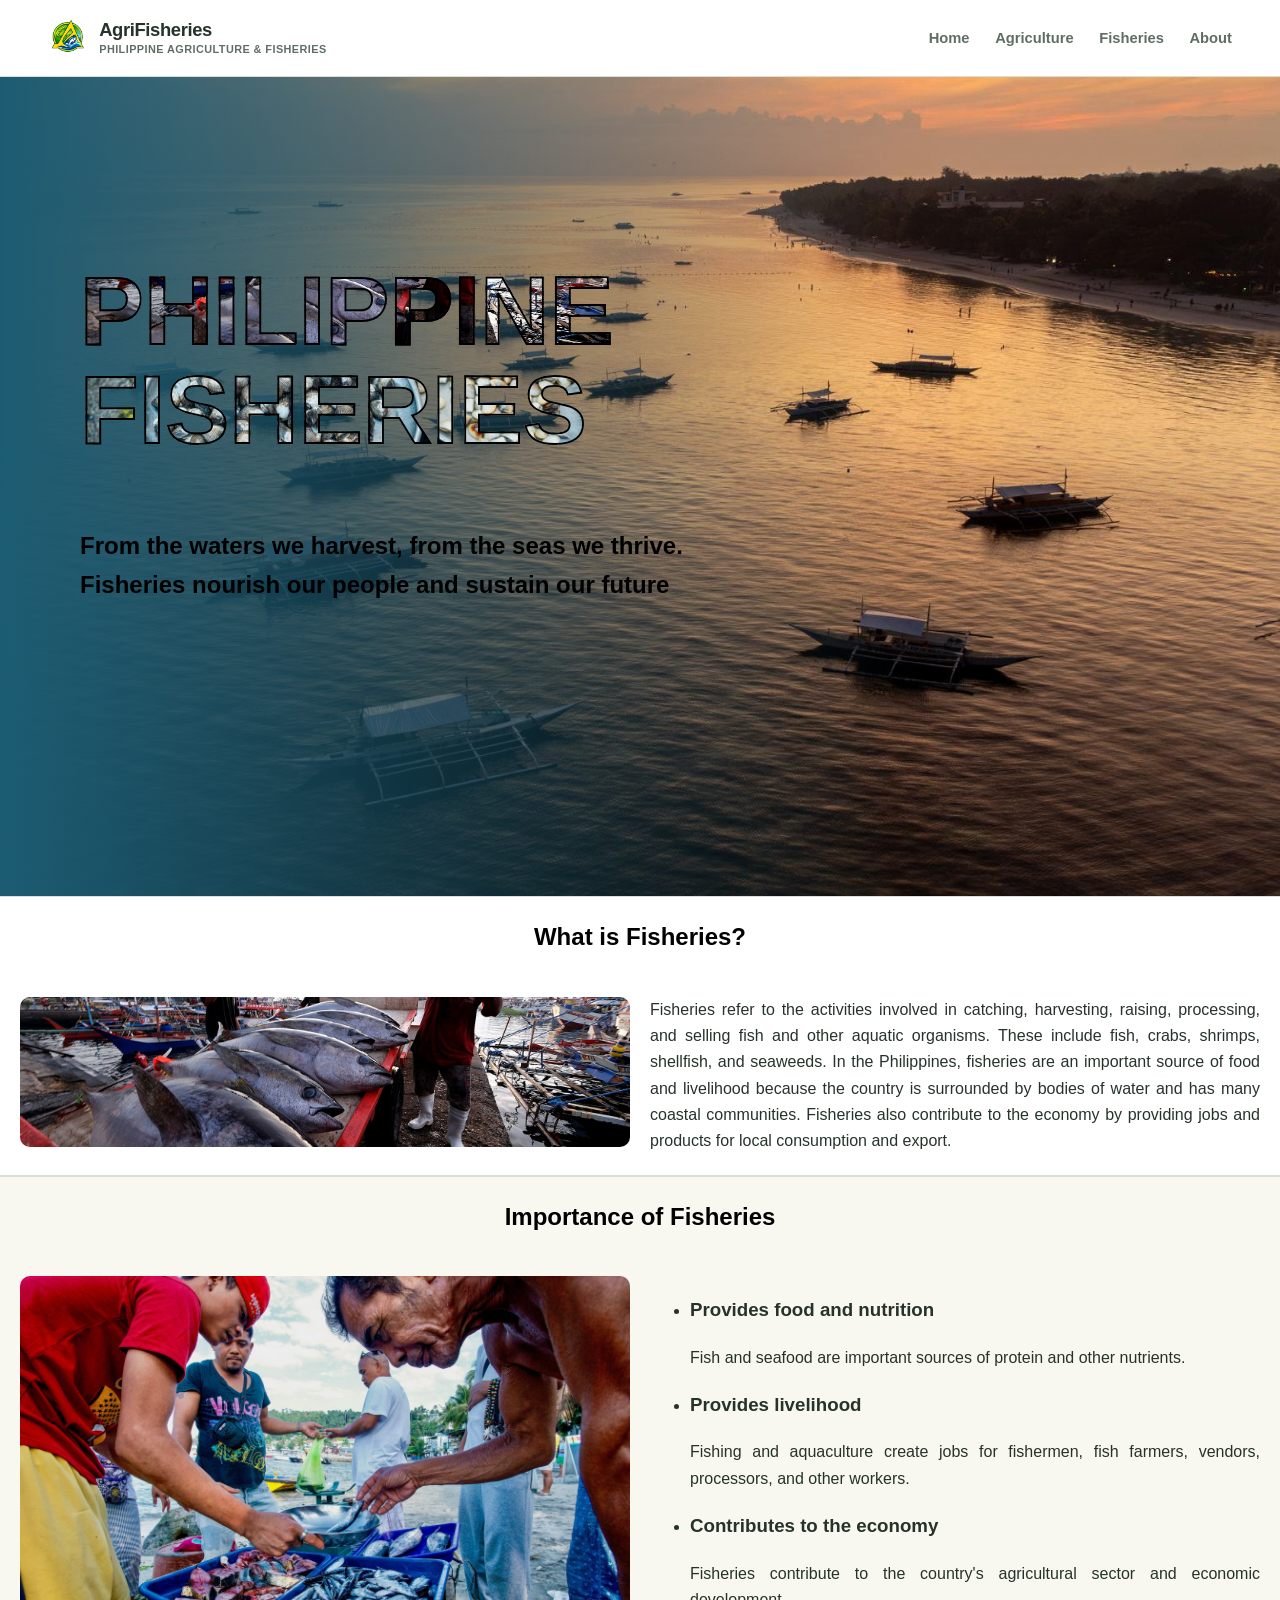
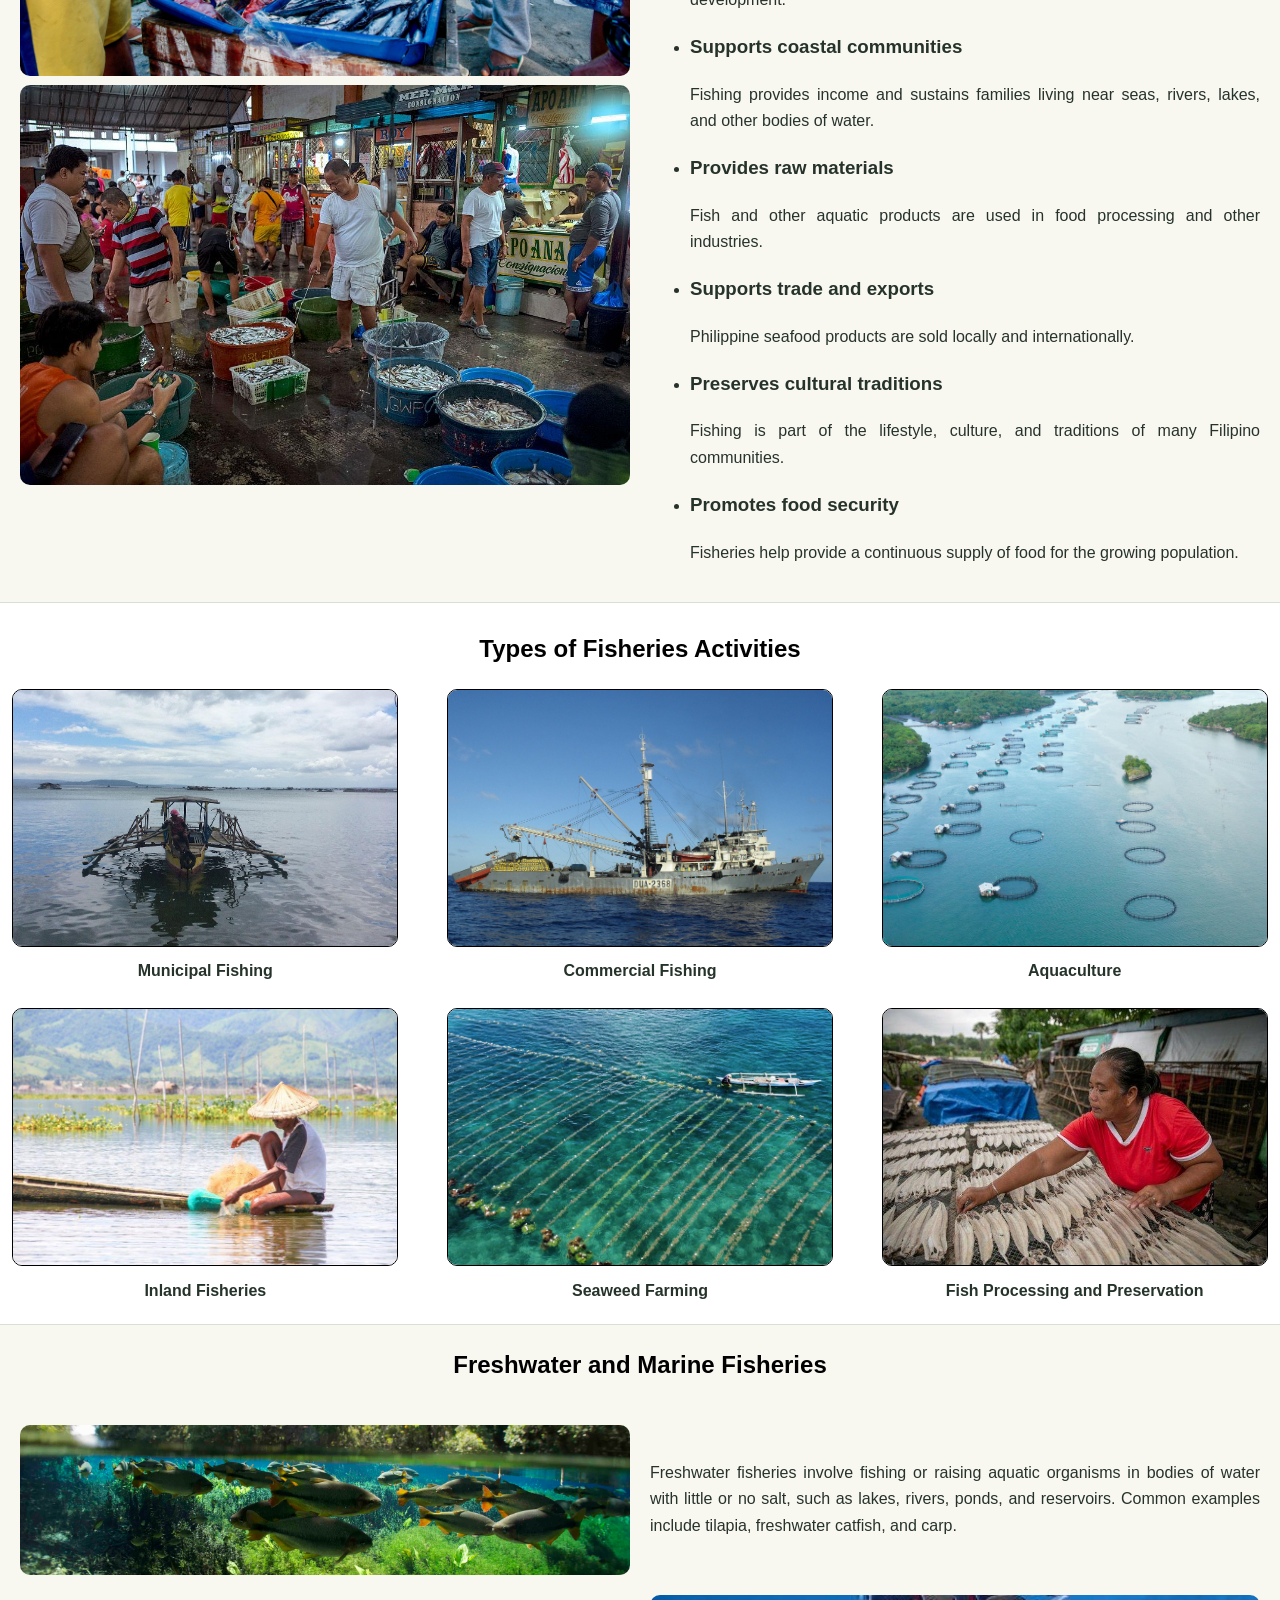
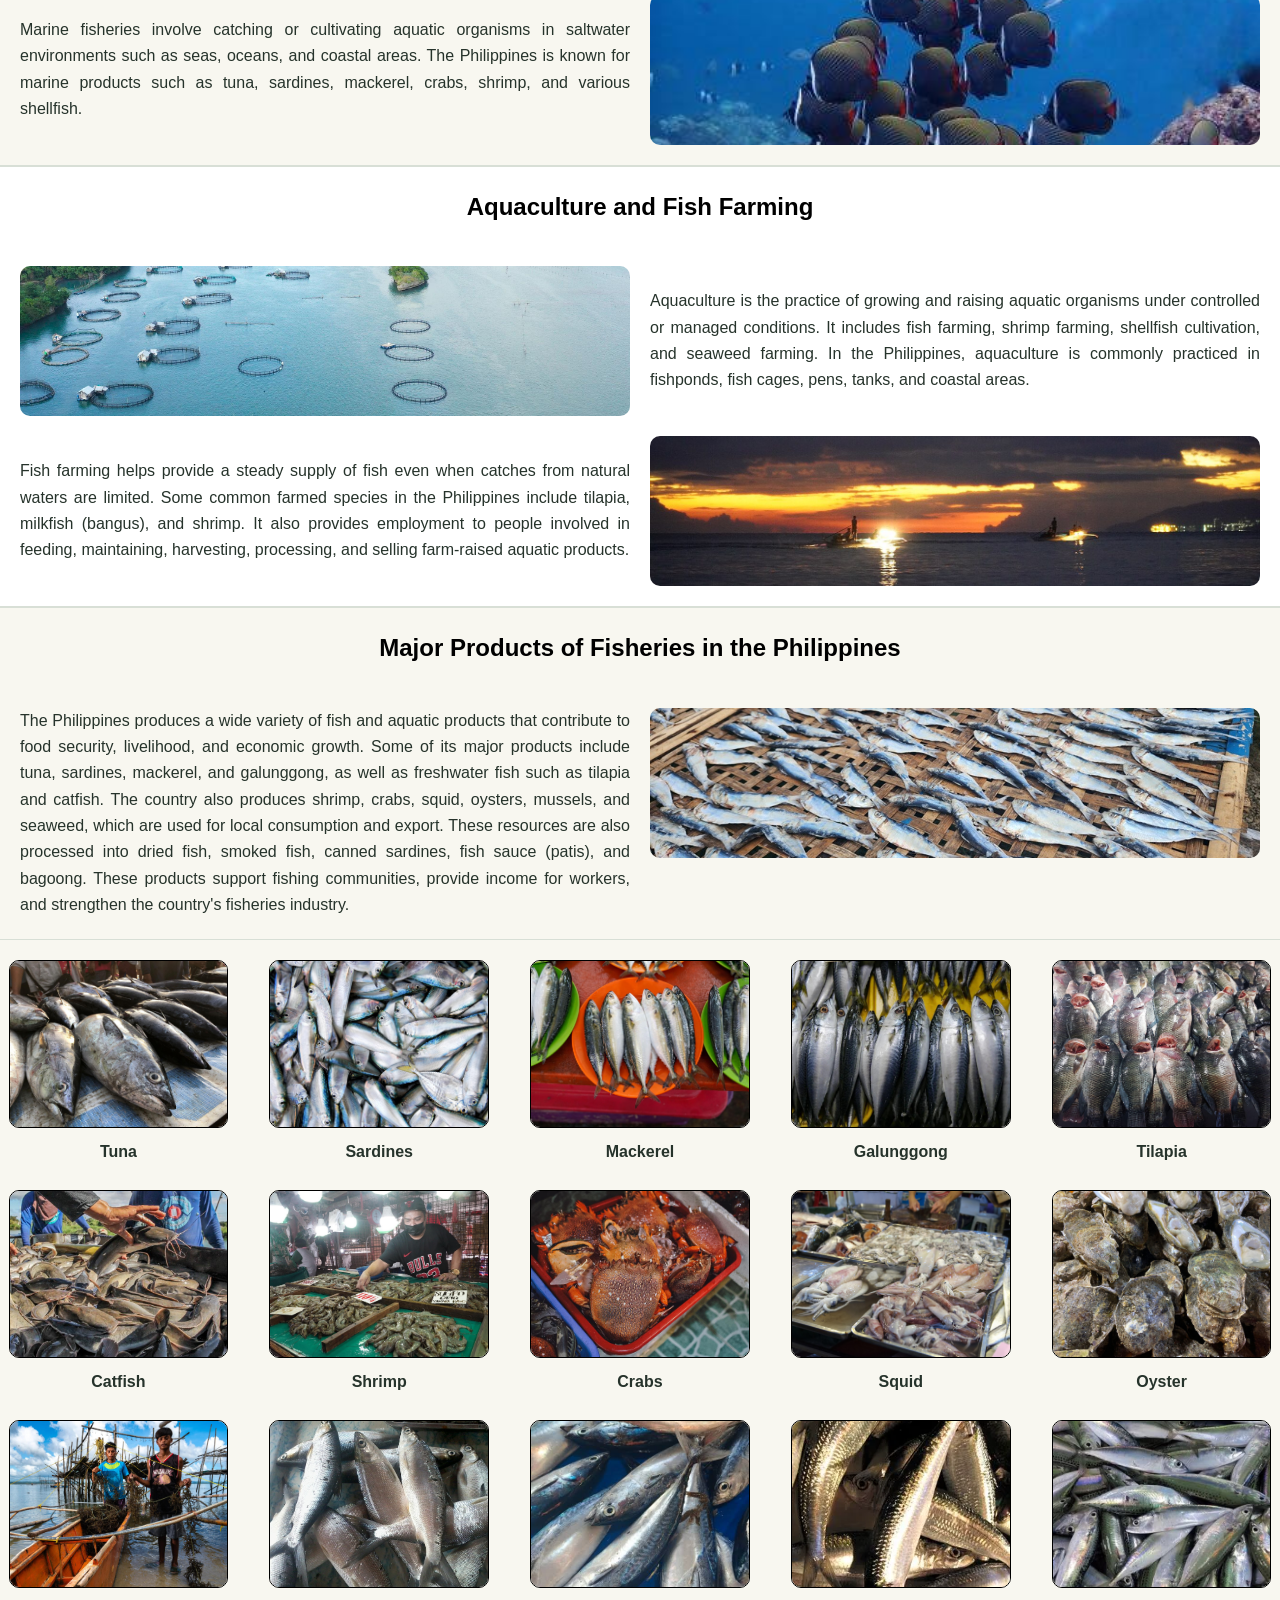
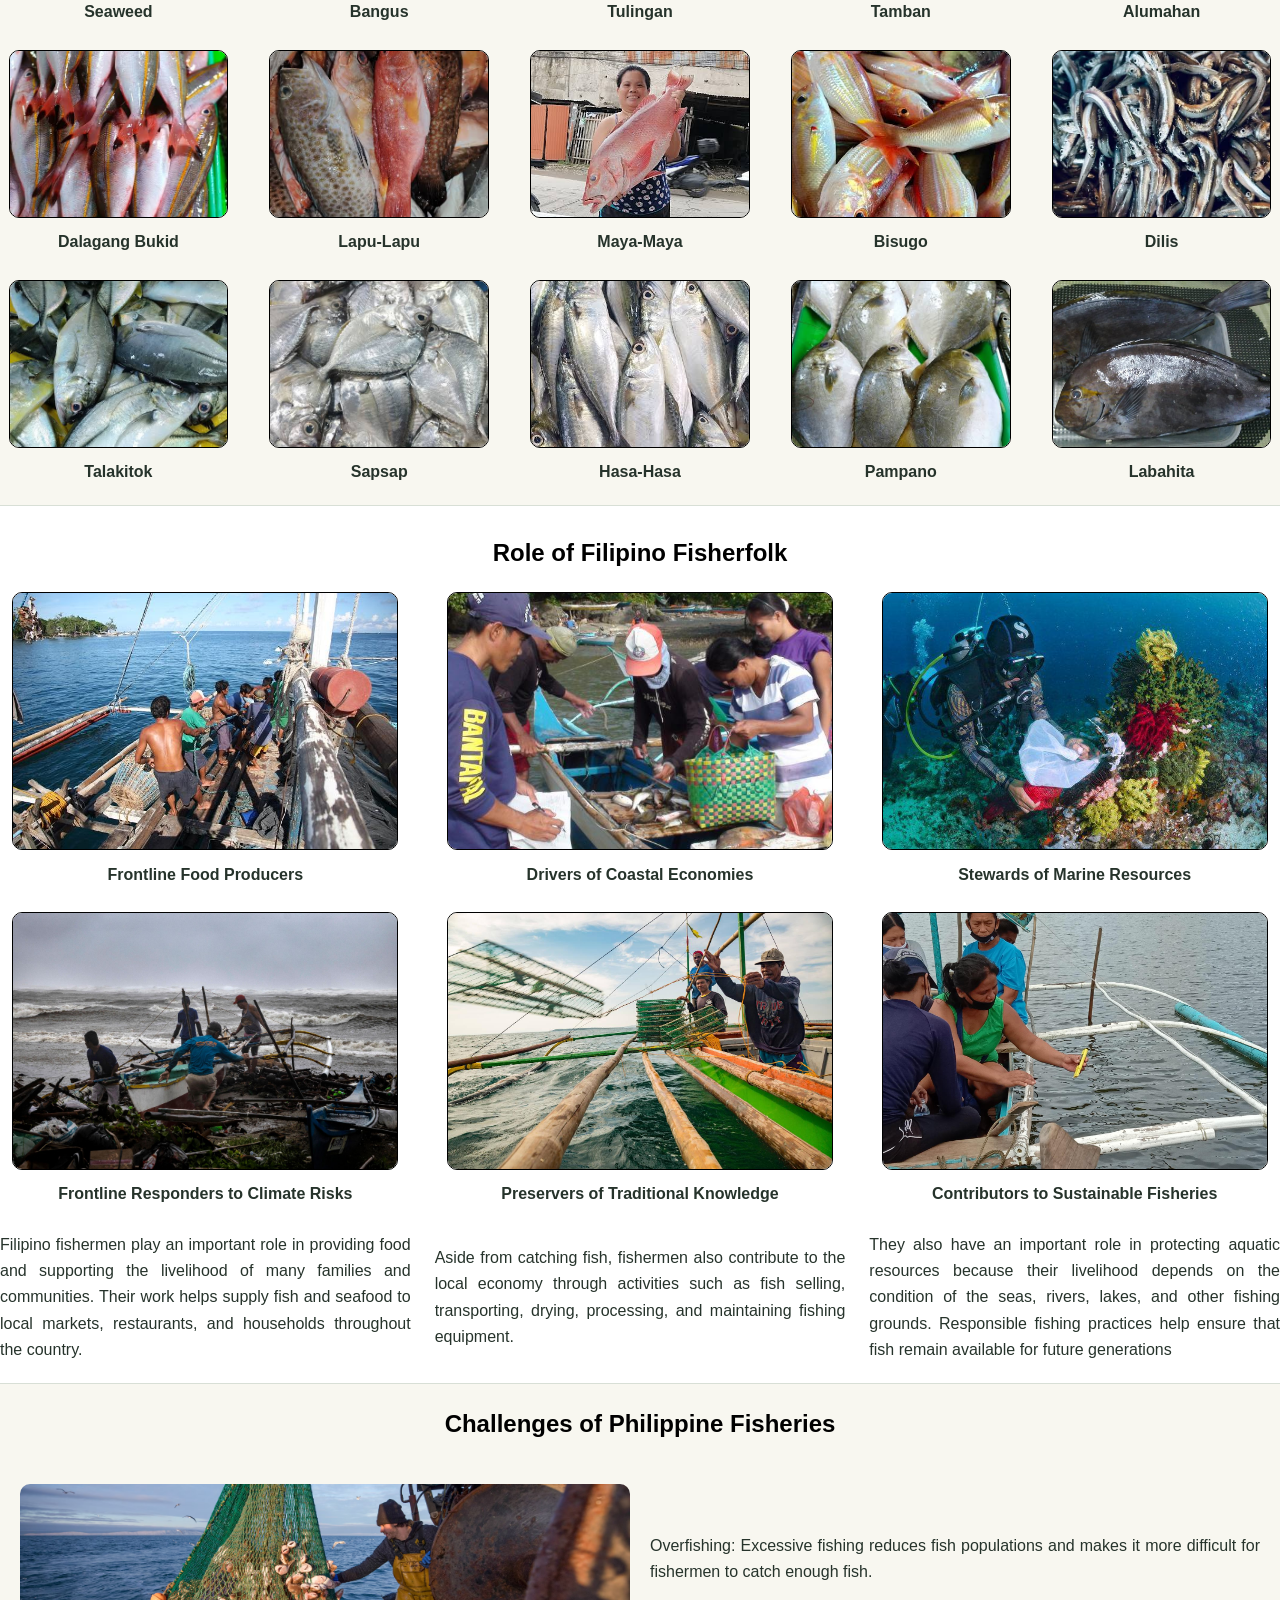
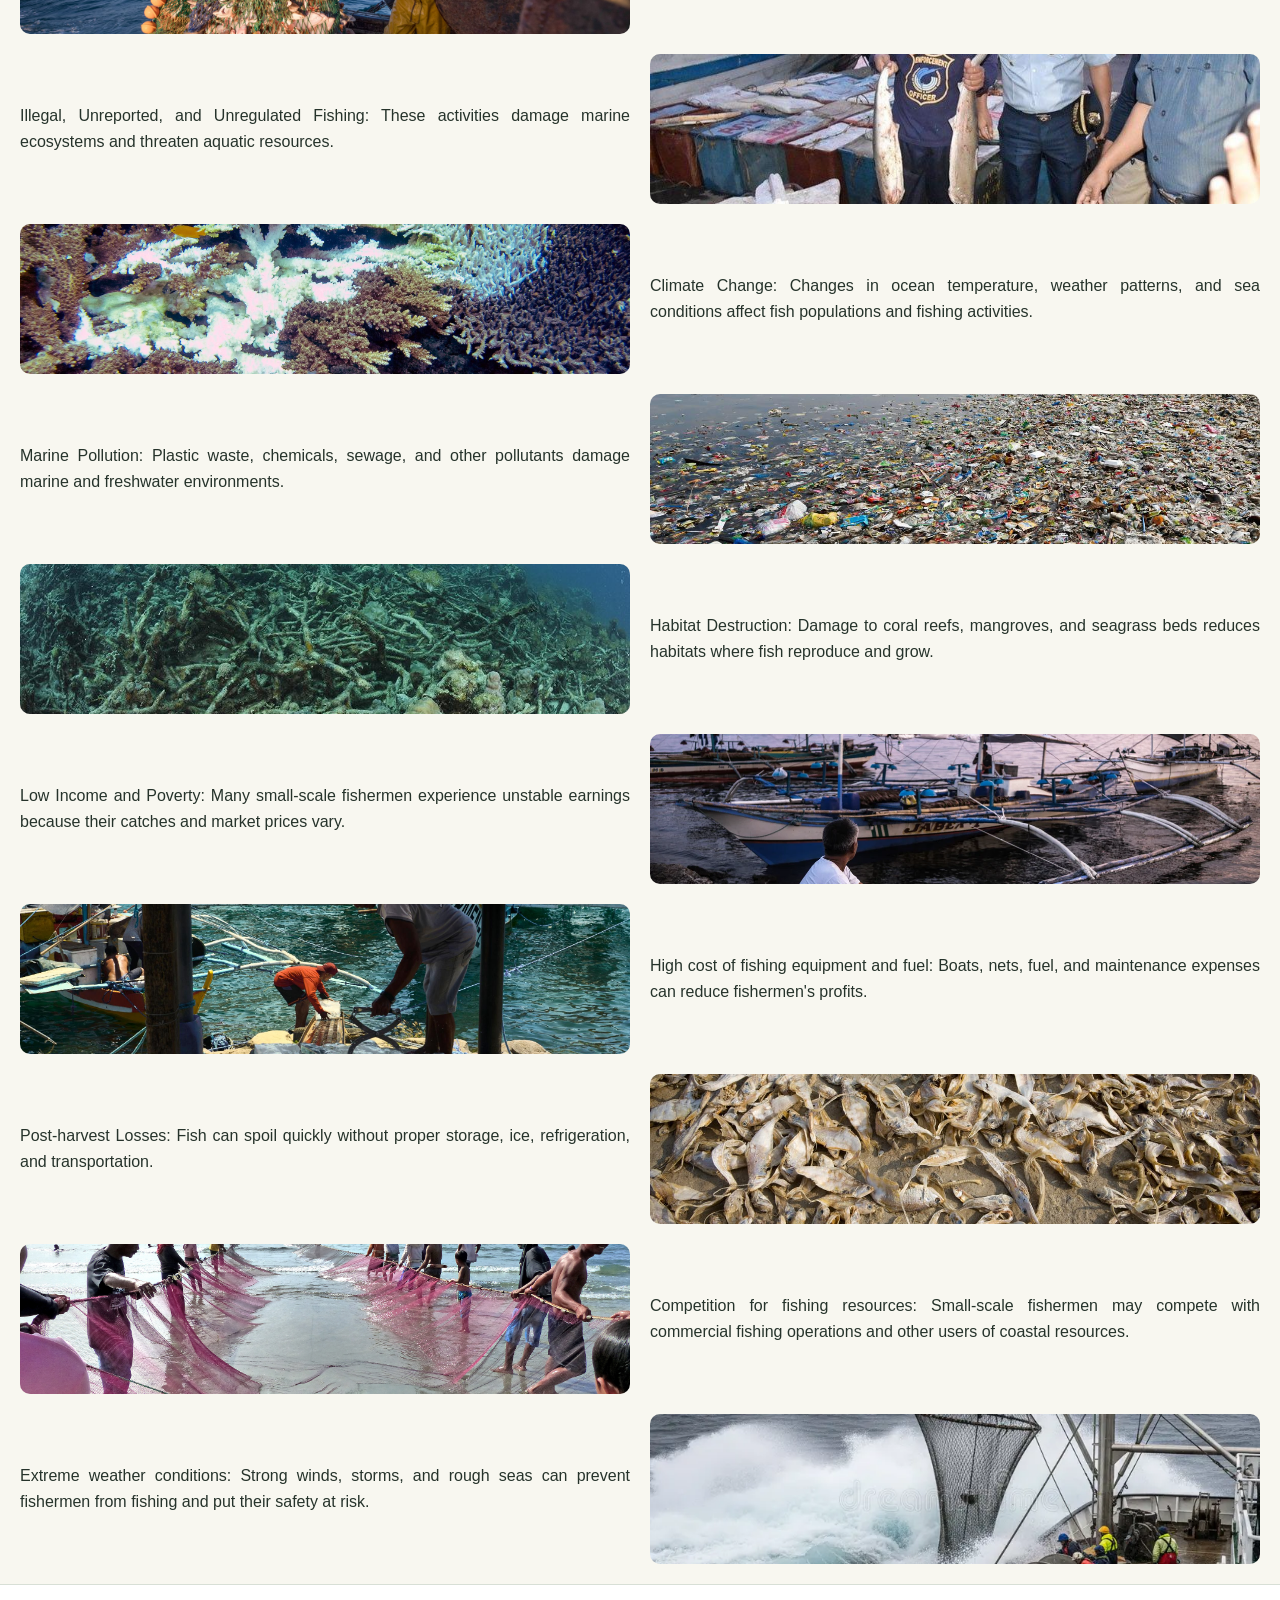
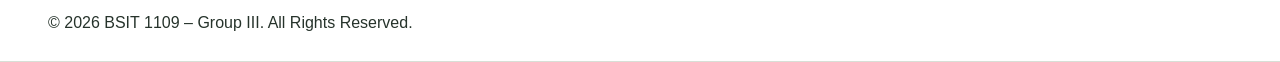
<file: fisheries.html>
<!DOCTYPE html>
<html lang="en">
<head>
    <meta charset="UTF-8">
    <meta name="viewport" content="width=device-width, initial-scale=1.0">
    <title>Agriculture and Fisheries</title>
    <link rel="stylesheet" href="./public/style/agri.css">
    <link rel="stylesheet" href="./public/style/fish.css">
    <link rel="icon" href="./public/images/Logo.png" type="image/png">
</head>
<body>
    <header class="site-header">
        <div class="container">
            <a class="brand" href="index.html" aria-label="AgriKultura home">
                <img class="brand-mark" src="./public/images/Logo.png" alt="" width="40" height="40">
                <span>
                  <span class="brand-name">AgriFisheries</span>
                  <span class="brand-subtitle">Philippine Agriculture & Fisheries</span>
                </span>
            </a>
            <nav class="site-nav" id="primary-navigation" aria-label="Primary navigation">
                <ul class="nav-list">
                    <li><a class="nav-link" href="index.html" aria-current="page">Home</a></li>
                    <li><a class="nav-link" href="agriculture.html">Agriculture</a></li>
                    <li><a class="nav-link" href="fisheries.html">Fisheries</a></li>
                    <li><a class="nav-link" href="about.html">About</a></li>
                </ul>
            </nav>
        </div>
    </header>
    <main class="title">
        <h1 class="insidecontain">
            <div class="text-row">
                <span class="inside first">
                    PHILIPPINE
                </span>
            </div>
            <div class="text-row">
                <span class="inside second">
                    FISHERIES
                </span>
            </div>
        </h1>
        <h2><strong>From the waters we harvest, from the seas we thrive.<br>Fisheries nourish our people and sustain our future</strong></h2>
    </main>
    <section class="split">
        <h1 class="intro">What is Fisheries?</h1>
        <div class="hid2">
            <img src="./public/images/tuna.jpg" alt="Fisheries" class="thin">
            <img src="./public/images/providerawmat.jpg" alt="Importance3" class="thin">
        </div>
        <p>
            Fisheries refer to the activities involved in catching, harvesting, raising, processing, and selling fish and other aquatic organisms. These include fish, crabs, shrimps, shellfish, and seaweeds. In the Philippines, fisheries are an important source of food and livelihood because the country is surrounded by bodies of water and has many coastal communities. Fisheries also contribute to the economy by providing jobs and products for local consumption and export.
        </p>
    </section>
    <section class="nowhite split">
        <h1 class="intro">Importance of Fisheries</h1>
        <div class="hid3">
            <img src="./public/images/catchfish.jpeg" alt="Importance1">
            <img src="./public/images/livelihoodfish.jpeg" alt="Importance2">
            <img src="./public/images/providerawmat.jpg" alt="Importance3">
        </div>
        <div>
            <ul>
                <li>
                    <h3>Provides food and nutrition</h3>
                    <p>
                        Fish and seafood are important sources of protein and other nutrients.
                    </p>
                </li>
                <li>
                    <h3>Provides livelihood</h3>
                    <p>
                        Fishing and aquaculture create jobs for fishermen, fish farmers, vendors, processors, and other workers.
                    </p>
                </li>
                <li>
                    <h3>Contributes to the economy</h3>
                    <p>
                        Fisheries contribute to the country's agricultural sector and economic development.
                    </p>
                </li>
                <li>
                    <h3>Supports coastal communities</h3>
                    <p>
                        Fishing provides income and sustains families living near seas, rivers, lakes, and other bodies of water.
                    </p>
                </li>
                <li>
                    <h3>Provides raw materials</h3>
                    <p>
                        Fish and other aquatic products are used in food processing and other industries.
                    </p>
                </li>
                <li>
                    <h3>Supports trade and exports</h3>
                    <p>
                        Philippine seafood products are sold locally and internationally.
                    </p>
                </li>
                <li>
                    <h3>Preserves cultural traditions</h3>
                    <p>
                        Fishing is part of the lifestyle, culture, and traditions of many Filipino communities.
                    </p>
                </li>
                <li>
                    <h3>Promotes food security</h3>
                    <p>
                        Fisheries help provide a continuous supply of food for the growing population.
                    </p>
                </li>
            </ul>
        </div>
    </section>
    <section class="white">
        <br>
        <h1 class="intro">Types of Fisheries Activities</h1>
        <div class="agriacti">
            <div class="agriacticontain">
                <div class="acticard">
                    <img src="./public/images/municipalfishing.jpeg" alt="Municipal Fishing" title="Small-scale fishing activities conducted in coastal and inland waters, usually by local fishermen using small boats or fishing without boats.">
                    <h4>Municipal Fishing</h4>
                </div>
                <div class="acticard">
                    <img src="./public/images/commercialfishing.jpeg" alt="Commercial Fishing" title="Fishing operations conducted using larger fishing vessels to catch fish in offshore waters for commercial purposes">
                    <h4>Commercial Fishing</h4>
                </div>
                <div class="acticard">
                    <img src="./public/images/aquaculture.jpeg" alt="Aquaculture" title="The raising and cultivation of fish, shellfish, seaweeds, and other aquatic organisms in controlled or managed environments.">
                    <h4>Aquaculture</h4>
                </div>
                <div class="acticard">
                    <img src="./public/images/inlandfishing.jpeg" alt="Inland Fisheries" title="Fishing activities performed in freshwater bodies such as rivers, lakes, ponds, and reservoirs.">
                    <h4>Inland Fisheries</h4>
                </div>
                <div class="acticard">
                    <img src="./public/images/seaweedfarming.jpeg" alt="Seaweed Farming" title="Cultivating seaweeds for food, industrial materials, cosmetics, and other commercial products.">
                    <h4>Seaweed Farming</h4>
                </div>
                <div class="acticard">
                    <img src="./public/images/fishpreserving.jpeg" alt="Fish Processing and Preservation" title="Transforming fresh fish into dried, smoked, salted, frozen, and canned products to extend shelf life and reduce post-harvest losses.">
                    <h4>Fish Processing and Preservation</h4>
                </div>
            </div>
        </div>
    </section>
    <section class="nowhite split">
        <h1 class="intro">Freshwater and Marine Fisheries</h1>
        <img src="./public/images/freshwaterfish.jpg" alt="Overfishing" class="thin">
        <p>
            Freshwater fisheries involve fishing or raising aquatic organisms in bodies of water with little or no salt, such as lakes, rivers, ponds, and reservoirs. Common examples include tilapia, freshwater catfish, and carp.
        </p>
        <p>
            Marine fisheries involve catching or cultivating aquatic organisms in saltwater environments such as seas, oceans, and coastal areas. The Philippines is known for marine products such as tuna, sardines, mackerel, crabs, shrimp, and various shellfish.
        </p>
        <img src="./public/images/marinefish.jpeg" alt="Illegal, Unreported, and Unregulated Fishing" class="thin">
    </section>
    <section class="white split">
        <h1 class="intro">Aquaculture and Fish Farming</h1>
        <img src="./public/images/aquaculture.jpeg" alt="Overfishing" class="thin">
        <p>
            Aquaculture is the practice of growing and raising aquatic organisms under controlled or managed conditions. It includes fish farming, shrimp farming, shellfish cultivation, and seaweed farming. In the Philippines, aquaculture is commonly practiced in fishponds, fish cages, pens, tanks, and coastal areas.
        </p>
        <p>
            Fish farming helps provide a steady supply of fish even when catches from natural waters are limited. Some common farmed species in the Philippines include tilapia, milkfish (bangus), and shrimp. It also provides employment to people involved in feeding, maintaining, harvesting, processing, and selling farm-raised aquatic products.
        </p>
        <img src="./public/images/fishermen.jpg" alt="Illegal, Unreported, and Unregulated Fishing" class="thin">
    </section>
    <section class="split nowhite">
        <h1 class="intro">Major Products of Fisheries in the Philippines</h1>
        <p>
            The Philippines produces a wide variety of fish and aquatic products that contribute to food security, livelihood, and economic growth. Some of its major products include tuna, sardines, mackerel, and galunggong, as well as freshwater fish such as tilapia and catfish. The country also produces shrimp, crabs, squid, oysters, mussels, and seaweed, which are used for local consumption and export. These resources are also processed into dried fish, smoked fish, canned sardines, fish sauce (patis), and bagoong. These products support fishing communities, provide income for workers, and strengthen the country's fisheries industry.
        </p>
        <div class="hid2 product">
            <img src="./public/images/majorfish.jpg" alt="Major Products" class="thin">   
            <img src="./public/images/oyster.jpeg" alt="Major Products" class="thin">
        </div>
    </section>
    <section class="crops"> 
        <div class="cropscontain">
            <div class="cropcard">
                <img src="./public/images/tuna.jpeg" alt="Tuna" title="A saltwater fish commonly used for food and canned products.">
                <h4>Tuna</h4>
            </div>
            <div class="cropcard">
                <img src="./public/images/sardines.jpeg" alt="Sardines" title="A small saltwater fish commonly eaten fresh or canned.">
                <h4>Sardines</h4>
            </div>
            <div class="cropcard">
                <img src="./public/images/mackrel.jpeg" alt="Mackerel" title="A saltwater fish rich in protein and healthy fats.">
                <h4>Mackerel</h4>
            </div>
            <div class="cropcard">
                <img src="./public/images/galunggong.jpeg" alt="Galunggong" title="A popular saltwater fish commonly eaten in the Philippines.">
                <h4>Galunggong</h4>
            </div>
            <div class="cropcard">
                <img src="./public/images/tilapia.jpeg" alt="Tilapia" title="A freshwater fish commonly raised in fish farms and eaten as food.">
                <h4>Tilapia</h4>
            </div>
            <div class="cropcard">
                <img src="./public/images/catfish.jpeg" alt="Catfish" title="A freshwater fish known for its whisker-like barbels.">
                <h4>Catfish</h4>
            </div>
            <div class="cropcard">
                <img src="./public/images/shrimp.jpeg" alt="Shrimp" title="A small aquatic animals commonly used as seafood.">
                <h4>Shrimp</h4>
            </div>
            <div class="cropcard">
                <img src="./public/images/crab.jpeg" alt="Crabs" title="A crustaceans with hard shells and pincers, commonly eaten as seafood.">
                <h4>Crabs</h4>
            </div>
            <div class="cropcard">
                <img src="./public/images/squid.jpeg" alt="Squid" title="A sea animal with a soft body and tentacles, commonly eaten as seafood.">
                <h4>Squid</h4>
            </div>
            <div class="cropcard">
                <img src="./public/images/oyster.jpeg" alt="Oyster" title="A shellfish commonly eaten as seafood.">
                <h4>Oyster</h4>
            </div>
            <div class="cropcard">
                <img src="./public/images/Seaweed.jpeg" alt="Seaweed" title="A marine organism used as food and in various products.">
                <h4>Seaweed</h4>
            </div>
            <div class="cropcard">
                <img src="./public/images/bangus.jpg" alt="Bangus" title="A popular fish with soft, boneless meat.">
                <h4>Bangus</h4>
            </div>
            <div class="cropcard">
                <img src="./public/images/tulingan.jpeg" alt="Tulingan" title="A small tuna commonly cooked or preserved.">
                <h4>Tulingan</h4>
            </div>
            <div class="cropcard">
                <img src="./public/images/tamban.webp" alt="Tamban" title="A small oily fish often used for dried fish.">
                <h4>Tamban</h4>
            </div>
            <div class="cropcard">
                <img src="./public/images/alumahan.jpeg" alt="Alumahan" title="A saltwater fish with a rich, flavorful taste.">
                <h4>Alumahan</h4>
            </div>
            <div class="cropcard">
                <img src="./public/images/dalagangbukid.jpeg" alt="Dalagang Bukid" title="A colorful reef fish commonly eaten as food.">
                <h4>Dalagang Bukid</h4>
            </div>
            <div class="cropcard">
                <img src="./public/images/lapulapufish.jpeg" alt="Lapu-Lapu" title="A reef fish known for its firm, tasty meat.">
                <h4>Lapu-Lapu</h4>
            </div>
            <div class="cropcard">
                <img src="./public/images/mayamaya.jpeg" alt="Maya-Maya" title="A reddish fish commonly used in Filipino dishes.">
                <h4>Maya-Maya</h4>
            </div>
            <div class="cropcard">
                <img src="./public/images/bisugo.jpeg" alt="Bisugo" title="A small saltwater fish with delicate meat.">
                <h4>Bisugo</h4>
            </div>
            <div class="cropcard">
                <img src="./public/images/dilis.jpeg" alt="Dilis" title="A tiny fish commonly dried or fried.">
                <h4>Dilis</h4>
            </div>
            <div class="cropcard">
                <img src="./public/images/talakitok.jpeg" alt="Talakitok" title="A strong-swimming fish with firm meat.">
                <h4>Talakitok</h4>
            </div>
            <div class="cropcard">
                <img src="./public/images/sapsap.jpeg" alt="Sapsap" title="A small, flat fish often fried or dried.">
                <h4>Sapsap</h4>
            </div>
            <div class="cropcard">
                <img src="./public/images/hasahasa.jpeg" alt="Hasa-Hasa" title="A small oily fish commonly grilled or fried.">
                <h4>Hasa-Hasa</h4>
            </div>
            <div class="cropcard">
                <img src="./public/images/pampano.jpeg" alt="Pampano" title="A flat-bodied fish with tender meat.">
                <h4>Pampano</h4>
            </div>
            <div class="cropcard">
                <img src="./public/images/labahita.jpg" alt="Labahita" title="A reef fish commonly caught and eaten in the Philippines.">
                <h4>Labahita</h4>
            </div>
        </div>
    </section>
    <section class="white">
        <br>
        <h1 class="intro">Role of Filipino Fisherfolk</h1>
        <div class="agriacti">
            <div class="agriacticontain">
                <div class="acticard">
                    <img src="./public/images/fishproduce.jpeg" alt="Frontline Food Producers" title="Filipino fishermen provide fresh fish and seafood that serve as essential sources of protein and nutrition for households throughout the country.">
                    <h4>Frontline Food Producers</h4>
                </div>
                <div class="acticard">
                    <img src="./public/images/coast.jpeg" alt="Drivers of Coastal Economies" title="They support local markets, seafood businesses, fish processing industries, transportation, and other livelihood activities in coastal communities.">
                    <h4>Drivers of Coastal Economies</h4>
                </div>
                <div class="acticard">
                    <img src="./public/images/stewardfish.jpeg" alt="Stewards of Marine Resources" title="Responsible fisherfolk help protect coral reefs, mangroves, seagrass beds, and other marine ecosystems that serve as breeding and feeding grounds for aquatic species.">
                    <h4>Stewards of Marine Resources</h4>
                </div>
                <div class="acticard">
                    <img src="./public/images/4throle.jpeg" alt="Frontline Responders to Climate Risks" title="Fishermen adapt to changing weather conditions, stronger typhoons, rising sea temperatures, and unpredictable fishing seasons that affect their daily livelihoods.">
                    <h4>Frontline Responders to Climate Risks</h4>
                </div>
                <div class="acticard">
                    <img src="./public/images/5throle.jpeg" alt="Preservers of Traditional Knowledge" title="They maintain traditional fishing practices, local knowledge of marine environments, and cultural traditions passed down through generations.">
                    <h4>Preservers of Traditional Knowledge</h4>
                </div>
                <div class="acticard">
                    <img src="./public/images/6throle.jpeg" alt="Contributors to Sustainable Fisheries" title="Many fisherfolk participate in coastal cleanups, marine protected area programs, responsible fishing practices, and community-based resource management.">
                    <h4>Contributors to Sustainable Fisheries</h4>
                </div>
                <p>
                    Filipino fishermen play an important role in providing food and supporting the livelihood of many families and communities. Their work helps supply fish and seafood to local markets, restaurants, and households throughout the country.
                </p>
                <p>
                    Aside from catching fish, fishermen also contribute to the local economy through activities such as fish selling, transporting, drying, processing, and maintaining fishing equipment.
                </p>
                <p>
                    They also have an important role in protecting aquatic resources because their livelihood depends on the condition of the seas, rivers, lakes, and other fishing grounds. Responsible fishing practices help ensure that fish remain available for future generations
                </p>
            </div>
        </div>
    </section>
    <section class="nowhite split">
        <h1 class="intro">Challenges of Philippine Fisheries</h1>
        <img src="./public/images/overfishing.jpeg" alt="Overfishing" class="thin">
        <p>
            Overfishing: Excessive fishing reduces fish populations and makes it more difficult for fishermen to catch enough fish.
        </p>
        <p>
            Illegal, Unreported, and Unregulated Fishing: These activities damage marine ecosystems and threaten aquatic resources.
        </p>
        <img src="./public/images/illegalfish.jpeg" alt="Illegal, Unreported, and Unregulated Fishing" class="thin">
        <img src="./public/images/climatefish.jpeg" alt="Climate Change" class="thin">
        <p>
            Climate Change: Changes in ocean temperature, weather patterns, and sea conditions affect fish populations and fishing activities.
        </p>
        <p>
            Marine Pollution: Plastic waste, chemicals, sewage, and other pollutants damage marine and freshwater environments.
        </p>
        <img src="./public/images/waterpollute.jpeg" alt="Marine Pollution" class="thin">
        <img src="./public/images/habitatdestroyed.jpeg" alt="Habitat Destruction" class="thin">
        <p>
            Habitat Destruction: Damage to coral reefs, mangroves, and seagrass beds reduces habitats where fish reproduce and grow.
        </p>
        <p>
            Low Income and Poverty: Many small-scale fishermen experience unstable earnings because their catches and market prices vary.
        </p>
        <img src="./public/images/lowincomefish.jpeg" alt="Low Income and Poverty" class="thin">
        <img src="./public/images/limitedtechfish.jpeg" alt="Limited Technology and Infrastructure" class="thin">
        <p>
            High cost of fishing equipment and fuel: Boats, nets, fuel, and maintenance expenses can reduce fishermen's profits.
        </p>
        <p>
            Post-harvest Losses: Fish can spoil quickly without proper storage, ice, refrigeration, and transportation.
        </p>
        <img src="./public/images/postharvestloss.jpg" alt="Low Income and Poverty" class="thin">
        <img src="./public/images/competingfish.jpg" alt="Limited Technology and Infrastructure" class="thin">
        <p>
            Competition for fishing resources: Small-scale fishermen may compete with commercial fishing operations and other users of coastal resources.
        </p>
        <p>
            Extreme weather conditions: Strong winds, storms, and rough seas can prevent fishermen from fishing and put their safety at risk.
        </p>
        <img src="./public/images/exweather.webp" alt="Low Income and Poverty" class="thin">
    </section>
    <footer class="site-footer">
        <div class="container">
            <nav class="site-nav" id="primary-navigation" aria-label="Primary navigation">
                <span>
                    © 2026 BSIT 1109 – Group III. All Rights Reserved.
                </span>
            </nav>
        </div>
    </footer>
</body>
</html>
</file>
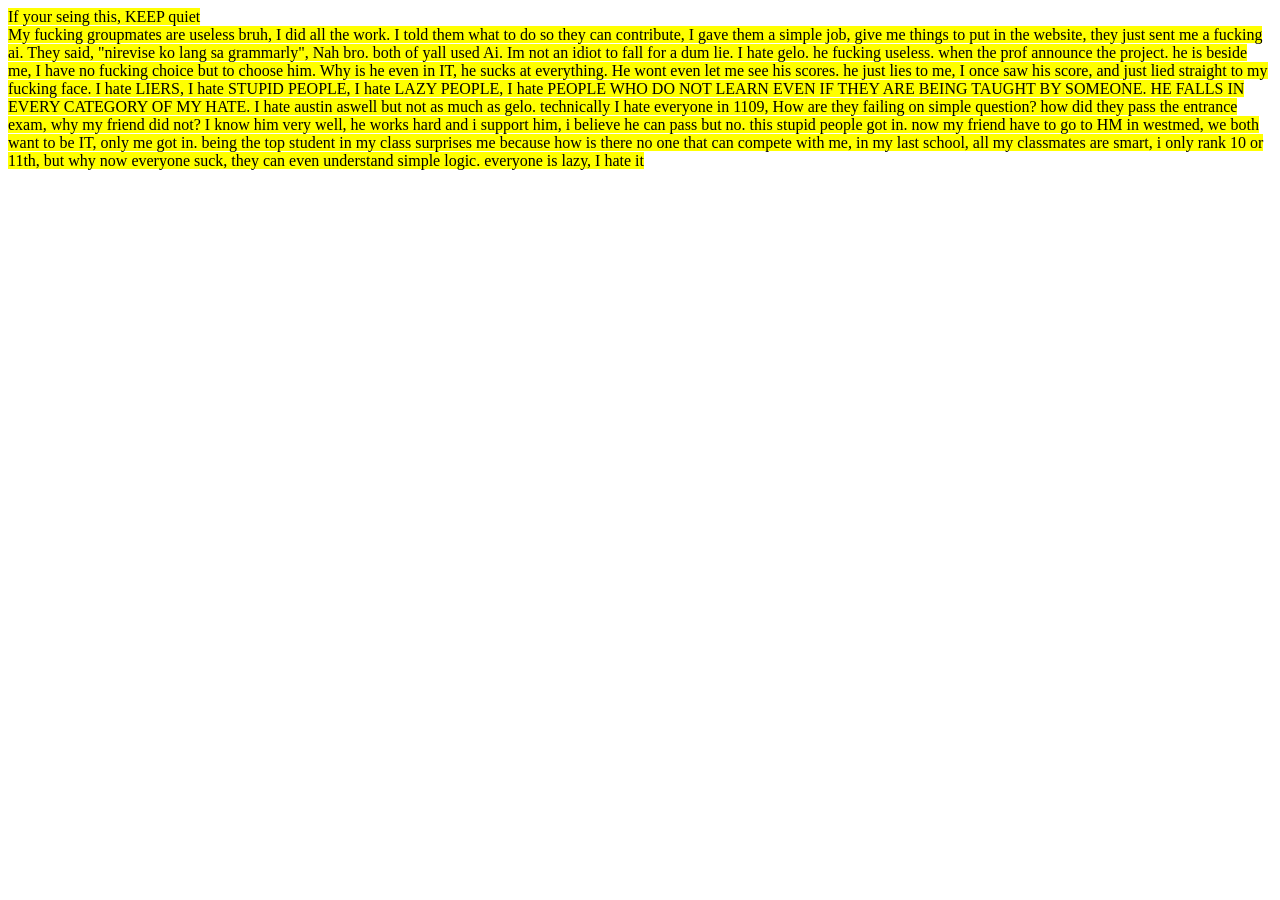
<file: public/images/secret.html>
<!DOCTYPE html>
<html lang="en">
<head>
    <meta charset="UTF-8">
    <meta name="viewport" content="width=device-width, initial-scale=1.0">
    <title>Document</title>
</head>
<body background="https://preview.redd.it/is-joker-insane-evil-or-both-v0-ju22e37mc6zc1.jpeg?auto=webp&s=f48d454184043d48f48807a28f8afd776f4db967">
        <mark color="yellow">
            If your seing this, KEEP quiet<br>
            My fucking groupmates are useless bruh, I did all the work. I told them what to do so they can contribute, 
                I gave them a simple job, give me things to put in the website, they just sent me a fucking ai. They said, 
                "nirevise ko lang sa grammarly", Nah bro. both of yall used Ai. Im not an idiot to fall for a dum lie. I hate gelo. 
                he fucking useless. when the prof announce the project. he is beside me, I have no fucking choice but to choose him. 
                Why is he even in IT, he sucks at everything. He wont even let me see his scores. he just lies to me, I once saw his 
                score, and just lied straight to my fucking face. I hate LIERS, I hate STUPID PEOPLE, I hate LAZY PEOPLE, I hate 
                PEOPLE WHO DO NOT LEARN EVEN IF THEY ARE BEING TAUGHT BY SOMEONE. HE FALLS IN EVERY 
                CATEGORY OF MY HATE. I hate austin aswell but not as much as gelo. technically I hate everyone in 1109, 
                How are they failing on simple question? 
                how did they pass the entrance exam, why my friend did not? I know him very well, he works hard and i support him, 
                i believe he can pass but no. this stupid people got in. now my friend have to go to HM in westmed, we both want to 
                be IT, only me got in. being the top student in my class surprises me because how is there no one that can compete 
                with me, in my last school, all my classmates are smart, i only rank 10 or 11th, but why now everyone suck, they 
                can even understand simple logic. everyone is lazy, I hate it
        </mark>
</body>
</html>
</file>
<file: public/style/style.css>
:root {
    --green-900: #245c3a;
    --green-700: #387a4a;
    --green-100: #eaf3e8;
    --blue-700: #267c9b;
    --blue-100: #e8f3f7;
    --cream: #f8f7f0;
    --ink: #26332b;
    --muted: #5f6e64;
    --line: #d8dfd6;
    --white: #ffffff;
    --green-deep: #1b472d;
    --blue-deep: #1c5c73;

    --font-sans: "Segoe UI", -apple-system, BlinkMacSystemFont, "Helvetica Neue", Arial, sans-serif;
    --container: 76rem;
    --gutter: clamp(1.25rem, 4vw, 3rem);
    --section-space: clamp(3.5rem, 7vw, 6rem);
    --radius-sm: 0.25rem;
    --radius-md: 0.5rem;
    --shadow-soft: 0 12px 32px rgba(38, 51, 43, 0.08);
    --transition: 180ms ease;
}

html {
    scroll-behavior: smooth;
    scroll-padding-top: 7rem;
    -webkit-text-size-adjust: 100%;
}

body {
    margin: 0;
    background: var(--cream);
    color: var(--ink);
    font-family: var(--font-sans);
    font-size: 1rem;
    line-height: 1.65;
    text-rendering: optimizeLegibility;
    -webkit-font-smoothing: antialiased;
}

body.nav-open {
    overflow: hidden;
}

.site-header {
    position: sticky;
    top: 0;
    z-index: 100;
    background: var(--white);
    border-bottom: 1px solid var(--line);
    transition: box-shadow var(--transition);
}

.site-footer {
    background: var(--white);
    border-bottom: 1px solid var(--line);
    transition: box-shadow var(--transition);
}

.site-footer .container,
.site-header .container {
    width: min(100% - (2 * var(--gutter)), var(--container));
    margin-inline: auto;

    display: flex;
    align-items: center;
    justify-content: space-between;
    gap: 2rem;
    min-height: 4.75rem;
}

.nav-list {
    display: flex;
    align-items: center;
    gap: clamp(0.9rem, 2vw, 1.75rem);
    margin: 0;
    padding: 0;
    list-style: none;
}

.nav-link {
    position: relative;
    display: inline-flex;
    align-items: center;
    min-height: 2.75rem;
    color: var(--muted);
    font-size: 0.92rem;
    font-weight: 600;
    text-decoration: none;
}

.nav-link::after {
    content: "";
    position: absolute;
    left: 0;
    right: 0;
    bottom: 0.55rem;
    height: 2px;
    background: var(--green-700);
    transform: scaleX(0);
    transform-origin: left;
    transition: transform var(--transition);
}

.brand {
    display: inline-flex;
    align-items: center;
    gap: 0.7rem;
    color: var(--ink);
    text-decoration: none;
    flex: 0 0 auto;
}

.brand-mark {
    width: 2.5rem;
    height: 2.5rem;
    flex: 0 0 auto;
}

.brand-name {
    display: block;
    font-size: 1.15rem;
    font-weight: 800;
    letter-spacing: -0.02em;
    line-height: 1.1;
}

.brand-subtitle {
    display: block;
    margin-top: 0.15rem;
    color: var(--muted);
    font-size: 0.68rem;
    font-weight: 600;
    letter-spacing: 0.04em;
    line-height: 1.3;
    text-transform: uppercase;
}

.title {
    width: 100%;
    margin: 50px auto 0;
    text-align: left;
    color: var(--white);
    padding-top: 40px;
    padding-left: 80px;
    padding-bottom: 80px;
    box-sizing: border-box;
}

.insidecontain {
    display: grid;
    gap: clamp(5px, 1vw, 20px);
    width: fit-content;
    max-width: 100%;
    justify-content: start;
    text-align: left;
    padding-top: 20px;

    font-size: clamp(25px, 5vw, 80px);
    font-weight: bold;
    line-height: 0.9;
    margin: 0 0 20px;
}

.inside {
    -webkit-text-fill-color: transparent;
    -webkit-background-clip: text;
    background-clip: text;

    -webkit-text-stroke: clamp(1px, 0.15vw, 2px) black;
    background-size: cover;
    background-position: center;
}

.first {
    background-image: url("/public/images/inside1.png");
    background-position: top;
}

.second {
    background-image: url("/public/images/background.png");
    background-position: 20px;
}

.third {
    background-image: url("/public/images/inside3.jpeg");
    background-position: 100%;
}

.fourth {
    background-image: url("/public/images/inside4.jpeg");
    background-position: 20px;
}

.titlebox {
    font-size: clamp(0.8rem, 1.7vw, 1.4rem);
    line-height: 1.5;
    opacity: 0.9;
    color: black;
    text-shadow: 2px 2px 4px white;
    text-align: left;

    width: fit-content;
    max-width: 100%;
    box-sizing: border-box;

    background: var(--green-100);
    border: 5px solid var(--line);
    border-radius: 10px;

    padding: clamp(8px, 1.5vw, 15px);
}

.title p {
    font-size: clamp(0.8rem, 1.7vw, 1.4rem);
    opacity: 0.9;
    color: black;
    text-shadow: 2px 2px 4px white;
    text-align: left;
}

.top-border {
    width: 100%;
    height: 45px;
    background-image: url("/public/images/border.png");
    background-repeat: repeat-x;
    background-size: 25% 100%;
}

.text-row {
    display: grid;
    grid-template-columns: auto auto;
    justify-content: start;
    gap: 20px;
}

.title-image {
    grid-column: 2;
    display: flex;
    justify-content: center;
    align-items: center;
}

.title-image img {
    width: clamp(250px, 35vw, 400px);
    height: clamp(300px, 43vw, 500px);
    max-width: 100%;
    object-fit: cover;
    border-radius: 50% 50% 10px 10px;
}

main {
    display: grid;
    grid-template-columns: 1fr 1fr;
    align-items: center;
    width: 100%;
    min-height: 91vh;
    padding-bottom: clamp(3.3rem, 4.7vw, 4rem);
    gap: 2rem;
    background:
        linear-gradient(to top, transparent 70%, var(--blue-deep) 100%),
        linear-gradient(to bottom, transparent 70%, var(--green-deep) 100%),
        url("/public/images/homebg.webp") center / cover no-repeat;
        background-attachment: fixed;
}

.split {
    display: grid;
    grid-template-columns: 1fr 1fr;
    grid-template-rows: auto 1fr;
    gap: 20px;
    padding: 20px;
    background-color: white;
    border-bottom: 1px solid var(--line);
}

.nosplit {
    display: flex;
    flex-direction: column;
    gap: 20px;
    padding: 20px;
    background-color: white;
    border-bottom: 1px solid var(--line);
}

section .intro {
    text-align: center;
}

section h1 {
    margin-top: 0%;
    font-family: 'Segoe UI', Tahoma, Geneva, Verdana, sans-serif;
    grid-column: 1 / 3;
    color: black;
}

section p {
    text-align: justify;
    margin: 0%;
}

section img {
    width: 100%;
    height: 400px;
    object-fit: cover;
    border-radius: 10px;
}

.nowhite {
    background-color: transparent;
}

.nowhite p {
    display: flex;
    align-items: center;
}

section .close {
    margin: 0%;
}

.merge {
    display: grid;
    grid-template-columns: 1fr 2px 1fr;
    width: 100%;
    height: 300px;
    overflow: hidden;
}

.merge img {
    width: 100%;
    height: 100%;
    border-radius: 0%;
    object-fit: cover;
}

.merge img:first-child {
    border-radius: 15px 0 0 15px;
}

.merge img:last-child {
    border-radius: 0 15px 15px 0;
}

.divider {
    background: black;
    height: 100%;
}

.Product {
    padding: 3rem 5%;
}

.Product .intro {
    text-align: center;
    margin-bottom: 1rem;
}

.agriproduct {
    display: flex;
    flex-direction: column;
    align-items: center;
    margin-bottom: 3rem;
}

.agriproduct h2 {
    margin-bottom: 1.5rem;
}

.productcontain {
    display: grid;
    grid-template-columns: repeat(3, minmax(0, 1fr));
    grid-template-rows: repeat(2, auto);
    gap: 1.5rem;
    width: 100%;
    max-width: 900px;
}

.productcard {
    display: flex;
    flex-direction: column;
    align-items: center;
    gap: 0.7rem;
}

.productcard img {
    display: block;
    width: 100%;
    height: 170px;
    object-fit: cover;
    border-radius: 10px;
    border: 1px solid var(--line);
}

.productcard h4 {
    margin: 0;
    text-align: center;
}

.Newscontain {
    display: grid;
    grid-template-columns: repeat(5, minmax(0, 1fr));
    grid-template-rows: repeat(2, auto);
    justify-content: center;
    gap: 1.5rem;
    width: 100%;
    max-width: 1500px;
    text-decoration: none;
    color: inherit;
}

.News img {
    width: clamp(100px, 17vw, 270px);
    height: clamp(90px, 13vw, 180px);
}


section .history {
    display: flex;
    align-items: flex-start;
    justify-content: center;
    gap: 15px;
    width: 100%;
    overflow: hidden;
}
.context {
    flex: 1;
    min-width: 0;
    text-align: center;
}

.context img {
    width: 100%;
    height: auto;
    aspect-ratio: 1 / 1;
    object-fit: cover;
    border: 3px solid black;
    border-radius: 10px;
}

.context p {
    margin-top: 15px;
    text-align: justify;
}

.arrow {
    margin-top: 40px;
    font-size: 30px;
    flex-shrink: 0;
}

.hid2 img:nth-child(2){
    display: none;
}


@media (max-width: 900px) {
    .productcontain {
        grid-template-columns: repeat(3, minmax(0, 1fr));
    }

    .top-border{
        max-width: 500px;
    }

    main {
        display: flex;
        flex-direction: column;
    }

    .hid2 img:nth-child(2){
        display: block;
    }
    .hid2 img{
        height: 250px;
    }
    .hiddengap{
        padding-top: 5px;
    }
    .merge,
    .divider {
        height: 250px;
    }


}

@media (max-width: 500px) {
    .Product {
        padding: 3rem 5%;
    }

    .productcontain {
        grid-template-columns: repeat(2, minmax(0, 1fr));
        gap: 1rem;
    }

    .productcard img {
        height: 150px;
    }
}

section img:hover,
.nav-list li:hover{
    transform: scale(1.05);
    transition: var(--transition);
}
</file>
<file: public/style/about.css>
.center {
    justify-items: center;
    width: 100%;
    max-width: 1600px;
    margin-inline: auto;
}

main {
    display: flex;
    flex-direction: column;
    justify-content: center;
    align-items: center;

    width: 100%;
    min-height: 91vh;
    padding: 20px;
    padding-bottom: clamp(3.3rem, 4.7vw, 4rem);
    gap: 2rem;

    box-sizing: border-box;

    background-image: url("/public/images/Phillippines.avif");
    background-repeat: no-repeat;
    background-position: center;
    background-size: cover;
    background-attachment: fixed;
}

.insidecontain {
    display: grid;
    gap: clamp(5px, 1vw, 20px);
    width: fit-content;
    max-width: 100%;
    margin: 0 auto;
    justify-content: center;
    text-align: center;

    font-size: clamp(50px, 7.5vw, 150px);
    font-weight: bold;
    line-height: 0.9;
}

.first {
    background-image: url("/public/images/climate.jpeg");
    background-position: center;
}

.second {
    background-image: url("/public/images/commercialfishing.jpeg");
    background-position: center;
}

.third {
    background-image: url("/public/images/forestry.jpeg");
    background-position: center;
}

.fourth {
    background-image: url("/public/images/aquaculture.jpeg");
    background-position: center;
}

.ourphoto{
    display: grid;
    grid-template-columns: repeat(3, 1fr);
    grid-template-rows: repeat(2, auto);
    gap: 20px;
    justify-items: center;
}
.ourphoto img{
    border: 1px solid black;
}

.thin {
    width: 100%;
    height: 150px;
    object-fit: cover;
    object-position: center;
}
</file>
<file: public/style/agri.css>
:root {
    --green-900: #245c3a;
    --green-700: #387a4a;
    --green-100: #eaf3e8;
    --blue-700: #267c9b;
    --blue-100: #e8f3f7;
    --cream: #f8f7f0;
    --ink: #26332b;
    --muted: #5f6e64;
    --line: #d8dfd6;
    --white: #ffffff;
    --green-deep: #1b472d;
    --blue-deep: #1c5c73;

    --font-sans: "Segoe UI", -apple-system, BlinkMacSystemFont, "Helvetica Neue", Arial, sans-serif;
    --container: 76rem;
    --gutter: clamp(1.25rem, 4vw, 3rem);
    --section-space: clamp(3.5rem, 7vw, 6rem);
    --radius-sm: 0.25rem;
    --radius-md: 0.5rem;
    --shadow-soft: 0 12px 32px rgba(38, 51, 43, 0.08);
    --transition: 180ms ease;
}

html {
    scroll-behavior: smooth;
    scroll-padding-top: 7rem;
    -webkit-text-size-adjust: 100%;
}

body {
    margin: 0;
    background: var(--cream);
    color: var(--ink);
    font-family: var(--font-sans);
    font-size: 1rem;
    line-height: 1.65;
    text-rendering: optimizeLegibility;
    -webkit-font-smoothing: antialiased;
}

.site-header {
    position: sticky;
    top: 0;
    z-index: 100;
    background: var(--white);
    border-bottom: 1px solid var(--line);
    transition: box-shadow var(--transition);
}

.site-footer .container,
.site-header .container {
    width: min(100% - (2 * var(--gutter)), var(--container));
    margin-inline: auto;

    display: flex;
    align-items: center;
    justify-content: space-between;
    gap: 2rem;
    min-height: 4.75rem;
}

.brand {
    display: inline-flex;
    align-items: center;
    gap: 0.7rem;
    color: var(--ink);
    text-decoration: none;
    flex: 0 0 auto;
}

.brand-mark {
    width: 2.5rem;
    height: 2.5rem;
    flex: 0 0 auto;
}

.brand-name {
    display: block;
    font-size: 1.15rem;
    font-weight: 800;
    letter-spacing: -0.02em;
    line-height: 1.1;
}

.brand-subtitle {
    display: block;
    margin-top: 0.15rem;
    color: var(--muted);
    font-size: 0.68rem;
    font-weight: 600;
    letter-spacing: 0.04em;
    line-height: 1.3;
    text-transform: uppercase;
}

.nav-list {
    display: flex;
    align-items: center;
    gap: clamp(0.9rem, 2vw, 1.75rem);
    margin: 0;
    padding: 0;
    list-style: none;
}

.nav-link {
    position: relative;
    display: inline-flex;
    align-items: center;
    min-height: 2.75rem;
    color: var(--muted);
    font-size: 0.92rem;
    font-weight: 600;
    text-decoration: none;
}

.nav-link::after {
    content: "";
    position: absolute;
    left: 0;
    right: 0;
    bottom: 0.55rem;
    height: 2px;
    background: var(--green-700);
    transform: scaleX(0);
    transform-origin: left;
    transition: var(--transition);
}

main {
    display: flex;
    flex-direction: column;
    width: 100%;
    min-height: 91vh;
    padding-bottom: clamp(3.3rem, 4.7vw, 4rem);
    gap: 2rem;
    box-sizing: border-box;
    background:
        linear-gradient(to left, transparent 30%, var(--green-900) 100%),
        url("/public/images/rice-terrain.jpg") center / cover no-repeat;
        background-attachment: fixed;
}

.title {
    text-align: left;
    justify-content: center;
    width: 100%;
    text-align: left;
    color: black;
    padding-left: 80px;
    padding-bottom: 80px;
    box-sizing: border-box;
}

.title h1 {
    font-size: clamp(2rem, 5vw, 5rem);
}

.insidecontain {
    display: grid;
    gap: clamp(5px, 1vw, 20px);
    width: fit-content;
    max-width: 100%;
    justify-content: start;
    text-align: left;

    font-weight: bold;
    line-height: 0.9;
    margin: 0 0 20px;
}

.inside {
    -webkit-text-fill-color: transparent;
    -webkit-background-clip: text;
    background-clip: text;

    -webkit-text-stroke: clamp(1px, 0.15vw, 2px) black;
    background-size: cover;
    background-position: center;
}

.text-row {
    display: grid;
    grid-template-columns: auto auto;
    justify-content: start;
    gap: 20px;
    font-size: clamp(50px, 7.5vw, 150px);
}

.first {
    background-image: url("/public/images/mango.jpg");
    background-position: center;
}

.second {
    background-image: url("/public/images/ricegrain.jpeg");
    background-position: center;
}

section .intro {
    text-align: center;
}

.split {
    display: grid;
    grid-template-columns: 1fr 1fr;
    grid-template-rows: auto 1fr;
    gap: 20px;
    padding: 20px;
    background-color: var(--white);
    border-bottom: 1px solid var(--line);
    border-top: 1px solid var(--line);
}

section .intro {
    text-align: center;
}

section h1 {
    margin-top: 0%;
    font-family: 'Segoe UI', Tahoma, Geneva, Verdana, sans-serif;
    grid-column: 1 / 3;
    color: black;
}

section p {
    text-align: justify;
    display: flex;
    align-items: center;
    margin: 0%;
}

section img {
    width: 100%;
    height: 400px;
    object-fit: cover;
    border-radius: 10px;
}

.thin {
    width: 100%;
    height: 150px;
    object-fit: cover;
    object-position: center;
}

.box {
    height: 250px;
    width: 250px;
}

.nowhite {
    background-color: var(--cream);
}

.white {
    background-color: var(--white);
}

.nosplit {
    display: flex;
    flex-direction: column;
    gap: 20px;
    padding: 20px;
    border-bottom: 1px solid var(--line);
}

.agriacti {
    display: flex;
    flex-direction: column;
    align-items: center;
    padding-bottom: 20px;
}

.crops {
    padding-top: 20px;
    padding-bottom: 20px;
    display: flex;
    flex-direction: row;
    align-items: center;
    border-bottom: 1px solid var(--line);
}

.cropscontain,
.agriacticontain {
    display: grid;
    grid-template-columns: repeat(3, minmax(0, 1fr));
    grid-template-rows: repeat(2, auto);
    gap: 1.5rem;
    width: 100%;
    max-width: 1500px;
}
.cropscontain{
    grid-template-columns: repeat(5, minmax(0, 1fr));
}

.center {
    display: flex;
    align-items: center;
    justify-content: center;
}

.cropcard,
.acticard {
    display: flex;
    flex-direction: column;
    align-items: center;
    gap: 0.7rem;
    overflow: hidden;
}

.hid3 img:hover,
.nav-list li:hover,
.thin:hover,
.cropcard:hover,
.acticard:hover {
    transform:scale(1.05);
    transition: var(--transition);
}


.cropcard h4,
.acticard h4 {
    margin: 0;
    text-align: center;
}

.cropcard img {
    width: clamp(100px, 17vw, 270px);
    height: clamp(90px, 13vw, 180px);
    object-fit: cover;
    border-radius: 10px;
    border: 1px solid black
}

.acticard img {
    width: clamp(90px, 30vw, 470px);
    height: clamp(80px, 20vw, 300px);
    aspect-ratio: 47 / 30;
    object-fit: cover;
    border-radius: 10px;
    border: 1px solid black;
}

.site-footer {
    background: var(--white);
    border-bottom: 1px solid var(--line);
    transition: box-shadow var(--transition);
}

.hid2 img:nth-child(2),
.hid3 img:nth-child(3) {
    display: none;
}
.hiddengap{
    padding-top: 5px;
}

@media screen and (max-width: 1000px) {
    .hid2 img:nth-child(2){
        display: block;
    }
    .product img{
        height: 200px;
    }
}
@media screen and (max-width: 700px){
    .hid3 img:nth-child(3){
        display: block;
    }
}
</file>
<file: public/style/fish.css>
main {
    display: flex;
    flex-direction: column;
    width: 100%;
    min-height: 91vh;
    padding-bottom: clamp(3.3rem, 4.7vw, 4rem);
    gap: 2rem;
    box-sizing: border-box;

    background-image: url("/public/images/fishbackround.jpeg");
    background-repeat: no-repeat;
    background-position: center;
    background-size: cover;
    background-attachment:scroll;

    background:
        linear-gradient(to left, transparent 30%, var(--blue-deep) 100%),
        url("/public/images/fishbackround.jpeg") center / cover no-repeat;
        background-attachment: fixed;

}

.first {
    background-image: url("/public/images/tuna.jpg");
    background-position: center;
}
.second {
    background-image: url("/public/images/scallop.jpg");
  background-position: center;
}
</file>
